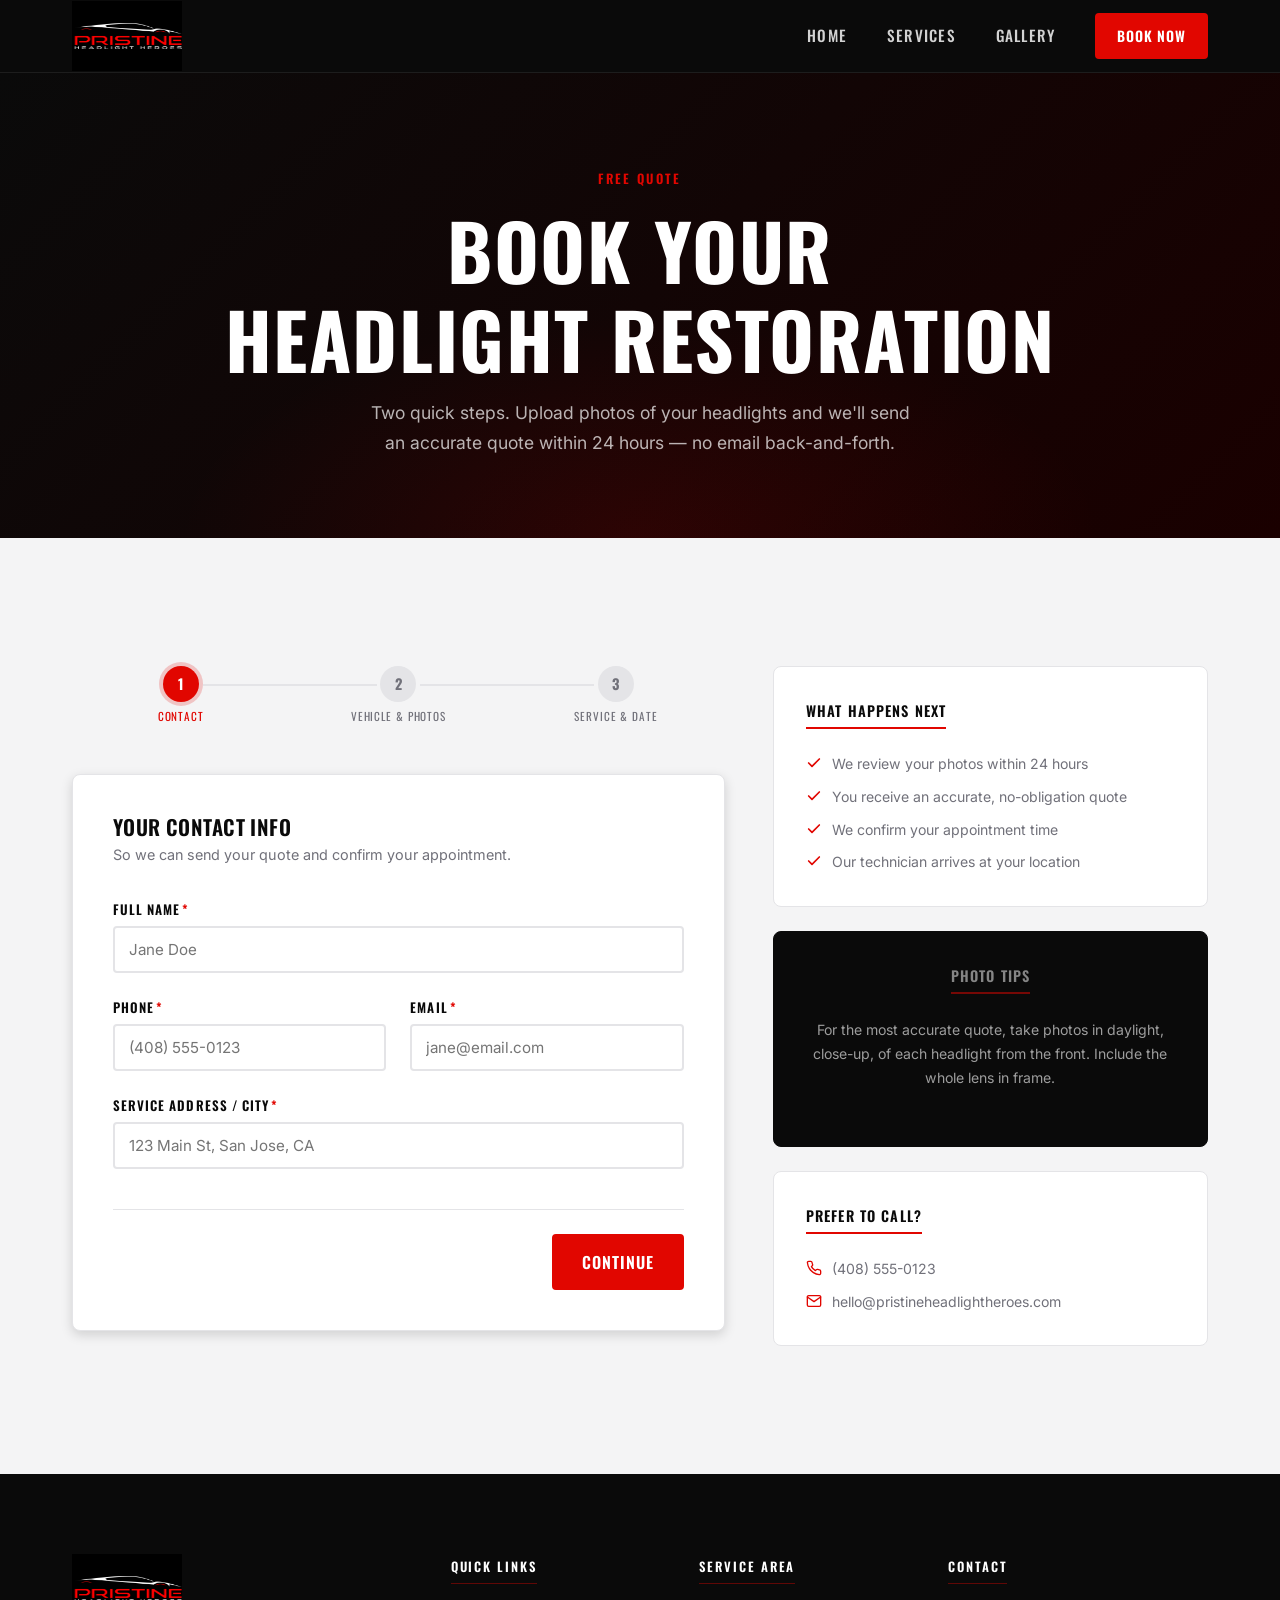
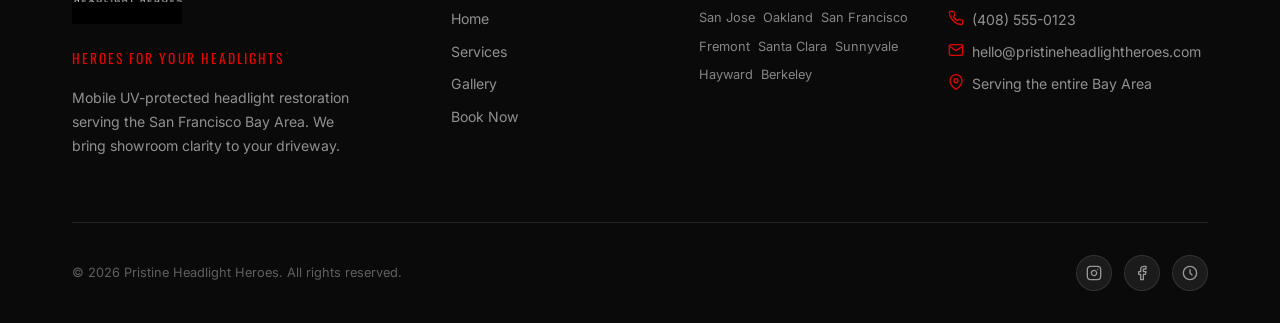
<file: booking.html>
<!DOCTYPE html>
<html lang="en">
<head>
  <meta charset="UTF-8">
  <meta name="viewport" content="width=device-width, initial-scale=1.0">

  <!-- ============================================================
       SEO META — editable
       ============================================================ -->
  <title>Book Mobile Headlight Restoration | Free Photo Quote | Bay Area</title>
  <meta name="description" content="Book your mobile headlight restoration in the Bay Area. Upload photos of your headlights, get an accurate quote within 24 hours. We come to you in San Jose, Oakland, San Francisco.">
  <meta name="keywords" content="book headlight restoration, mobile headlight quote Bay Area, headlight repair appointment San Jose, foggy headlight quote Oakland">
  <meta name="robots" content="index, follow">

  <meta property="og:type" content="website">
  <meta property="og:title" content="Book Your Restoration — Pristine Headlight Heroes">
  <meta property="og:description" content="Upload headlight photos and get your free quote within 24 hours.">
  <meta property="og:image" content="assets/ChatGPT_Image_Jun_23,_2026_at_02_56_03_PM.png">

  <link rel="icon" type="image/png" href="assets/logo.png">
  <link rel="stylesheet" href="css/style.css">
</head>
<body>

  <!-- ============================================================
       HEADER / NAV
       ============================================================ -->
  <header class="site-header">
    <div class="header-inner">
      <a href="index.html" class="logo-link">
        <img src="assets/logo.png" alt="Pristine Headlight Heroes logo">
      </a>
      <nav class="nav-desktop">
        <a href="index.html" class="nav-link">Home</a>
        <a href="services.html" class="nav-link">Services</a>
        <a href="gallery.html" class="nav-link">Gallery</a>
        <a href="booking.html" class="btn btn-primary btn-sm">Book Now</a>
      </nav>
      <button class="nav-toggle" aria-label="Toggle menu" aria-expanded="false">
        <span></span><span></span><span></span>
      </button>
    </div>
    <nav class="nav-mobile">
      <a href="index.html" class="nav-link">Home</a>
      <a href="services.html" class="nav-link">Services</a>
      <a href="gallery.html" class="nav-link">Gallery</a>
      <a href="booking.html" class="btn btn-primary">Book Now</a>
    </nav>
  </header>

  <!-- ============================================================
       PAGE HERO
       ============================================================ -->
  <section class="page-hero">
    <div class="container" style="position:relative;z-index:2;">
      <span class="section-label" style="color:var(--red);">Free Quote</span>
      <h1>Book Your<br>Headlight Restoration</h1>
      <p>Two quick steps. Upload photos of your headlights and we'll send an accurate quote within 24 hours — no email back-and-forth.</p>
    </div>
  </section>

  <!-- ============================================================
       BOOKING SECTION — editable: form fields
       ============================================================ -->
  <section class="booking-section section-pad">
    <div class="container">
      <div class="booking-layout">

        <!-- Form column -->
        <div>
          <!-- Step progress -->
          <div class="step-progress">
            <div class="step-item active">
              <div class="step-circle">1</div>
              <div class="step-label">Contact</div>
            </div>
            <div class="step-item">
              <div class="step-circle">2</div>
              <div class="step-label">Vehicle & Photos</div>
            </div>
            <div class="step-item">
              <div class="step-circle">3</div>
              <div class="step-label">Service & Date</div>
            </div>
          </div>

          <!-- ============================================================
               FORM — multi-step
               BACKEND NOTE: see js/main.js submit handler for wiring
               ============================================================ -->
          <form id="booking-form" class="form-card" novalidate>

            <!-- STEP 1: Contact info -->
            <div class="form-step active">
              <h3>Your Contact Info</h3>
              <p class="step-desc">So we can send your quote and confirm your appointment.</p>

              <div class="form-group">
                <label for="name">Full Name<span class="req">*</span></label>
                <input type="text" id="name" name="name" class="form-control" placeholder="Jane Doe" required>
                <span class="field-error">Please enter your name.</span>
              </div>

              <div class="form-row">
                <div class="form-group">
                  <label for="phone">Phone<span class="req">*</span></label>
                  <input type="tel" id="phone" name="phone" class="form-control" placeholder="(408) 555-0123" required>
                  <span class="field-error">Please enter a valid phone number.</span>
                </div>
                <div class="form-group">
                  <label for="email">Email<span class="req">*</span></label>
                  <input type="email" id="email" name="email" class="form-control" placeholder="jane@email.com" required>
                  <span class="field-error">Please enter a valid email address.</span>
                </div>
              </div>

              <div class="form-group">
                <label for="address">Service Address / City<span class="req">*</span></label>
                <input type="text" id="address" name="address" class="form-control" placeholder="123 Main St, San Jose, CA" required>
                <span class="field-error">Please enter your service address.</span>
              </div>

              <div class="form-nav">
                <div class="form-nav-left"></div>
                <div class="form-nav-right">
                  <button type="button" class="btn btn-primary" data-next>Continue</button>
                </div>
              </div>
            </div>

            <!-- STEP 2: Vehicle + photos -->
            <div class="form-step">
              <h3>Vehicle & Headlight Photos</h3>
              <p class="step-desc">Tell us what you drive and upload a few phone photos of your headlights.</p>

              <div class="form-row">
                <div class="form-group">
                  <label for="vehicle-make">Vehicle Make<span class="req">*</span></label>
                  <input type="text" id="vehicle-make" name="vehicle_make" class="form-control" placeholder="Honda" required>
                  <span class="field-error">Please enter the make.</span>
                </div>
                <div class="form-group">
                  <label for="vehicle-model">Model<span class="req">*</span></label>
                  <input type="text" id="vehicle-model" name="vehicle_model" class="form-control" placeholder="Civic" required>
                  <span class="field-error">Please enter the model.</span>
                </div>
              </div>

              <div class="form-group">
                <label for="vehicle-year">Year<span class="req">*</span></label>
                <input type="number" id="vehicle-year" name="vehicle_year" class="form-control" placeholder="2018" min="1980" max="2026" required>
                <span class="field-error">Please enter the year.</span>
              </div>

              <!-- Photo upload -->
              <div class="form-group">
                <label>Headlight Photos<span class="req">*</span></label>
                <div class="upload-zone" id="upload-zone">
                  <input type="file" id="headlight-photos" name="headlight_photos" accept="image/jpeg,image/png,image/heic,image/heif" multiple>
                  <div class="upload-icon">
                    <svg xmlns="http://www.w3.org/2000/svg" viewBox="0 0 24 24" fill="none" stroke="currentColor" stroke-width="2" stroke-linecap="round" stroke-linejoin="round"><path d="M21 15v4a2 2 0 0 1-2 2H5a2 2 0 0 1-2-2v-4"/><polyline points="17 8 12 3 7 8"/><line x1="12" y1="3" x2="12" y2="15"/></svg>
                  </div>
                  <p><strong>Drag & drop</strong> or click to upload</p>
                  <p class="upload-hint">JPG, PNG, or HEIC — up to 10MB each. Multiple files OK.</p>
                </div>
                <div class="preview-grid" id="preview-grid"></div>
              </div>

              <div class="form-nav">
                <div class="form-nav-left">
                  <button type="button" class="btn btn-outline-red" data-prev>Back</button>
                </div>
                <div class="form-nav-right">
                  <button type="button" class="btn btn-primary" data-next>Continue</button>
                </div>
              </div>
            </div>

            <!-- STEP 3: Service + date -->
            <div class="form-step">
              <h3>Service & Scheduling</h3>
              <p class="step-desc">Pick your service and a preferred appointment time.</p>

              <div class="form-group">
                <label>Service Selection<span class="req">*</span></label>
                <div class="service-options">
                  <div class="service-option">
                    <input type="radio" id="service-restoration" name="service_type" value="Restoration Only" required>
                    <label for="service-restoration" class="service-option-label">
                      <strong>Restoration Only</strong>
                      <span>Single or pair, basic UV sealant</span>
                    </label>
                  </div>
                  <div class="service-option">
                    <input type="radio" id="service-uv" name="service_type" value="Restoration + UV Coating" required>
                    <label for="service-uv" class="service-option-label">
                      <strong>Restoration + UV Coating</strong>
                      <span>Premium ceramic UV protection</span>
                    </label>
                  </div>
                </div>
                <span class="field-error">Please select a service.</span>
              </div>

              <div class="form-group">
                <label>Single or Pair<span class="req">*</span></label>
                <div class="service-options">
                  <div class="service-option">
                    <input type="radio" id="qty-single" name="quantity" value="Single Headlight" required>
                    <label for="qty-single" class="service-option-label">
                      <strong>Single Headlight</strong>
                      <span>One lens restored</span>
                    </label>
                  </div>
                  <div class="service-option">
                    <input type="radio" id="qty-pair" name="quantity" value="Headlight Pair" required>
                    <label for="qty-pair" class="service-option-label">
                      <strong>Headlight Pair</strong>
                      <span>Both lenses restored — most popular</span>
                    </label>
                  </div>
                </div>
                <span class="field-error">Please choose single or pair.</span>
              </div>

              <div class="form-row">
                <div class="form-group">
                  <label for="preferred-date">Preferred Date<span class="req">*</span></label>
                  <input type="date" id="preferred-date" name="preferred_date" class="form-control" required>
                  <span class="field-error">Please pick a date.</span>
                </div>
                <div class="form-group">
                  <label for="preferred-time">Preferred Time<span class="req">*</span></label>
                  <select id="preferred-time" name="preferred_time" class="form-control" required>
                    <option value="">Select a window</option>
                    <option value="8:00 AM - 10:00 AM">8:00 AM - 10:00 AM</option>
                    <option value="10:00 AM - 12:00 PM">10:00 AM - 12:00 PM</option>
                    <option value="12:00 PM - 2:00 PM">12:00 PM - 2:00 PM</option>
                    <option value="2:00 PM - 4:00 PM">2:00 PM - 4:00 PM</option>
                    <option value="4:00 PM - 6:00 PM">4:00 PM - 6:00 PM</option>
                  </select>
                  <span class="field-error">Please pick a time.</span>
                </div>
              </div>

              <div class="form-group">
                <label for="notes">Additional Notes</label>
                <textarea id="notes" name="notes" class="form-control" placeholder="Anything we should know? Parking access, gate codes, specific concerns..."></textarea>
              </div>

              <div class="form-nav">
                <div class="form-nav-left">
                  <button type="button" class="btn btn-outline-red" data-prev>Back</button>
                </div>
                <div class="form-nav-right">
                  <button type="submit" class="btn btn-primary btn-lg">Submit For Quote</button>
                </div>
              </div>
            </div>

          </form>

          <!-- Success message -->
          <div class="form-card form-success">
            <div class="success-icon">
              <svg xmlns="http://www.w3.org/2000/svg" viewBox="0 0 24 24" fill="none" stroke="currentColor" stroke-width="2.5" stroke-linecap="round" stroke-linejoin="round"><polyline points="20 6 9 17 4 12"/></svg>
            </div>
            <h3>Request Received</h3>
            <p>Thanks for choosing Pristine Headlight Heroes. We'll review your photos and send an accurate quote within 24 hours. Keep an eye on your email and phone.</p>
          </div>
        </div>

        <!-- Sidebar -->
        <aside class="booking-sidebar">
          <div class="sidebar-card">
            <h4>What Happens Next</h4>
            <ul>
              <li>
                <svg xmlns="http://www.w3.org/2000/svg" viewBox="0 0 24 24" fill="none" stroke="currentColor" stroke-width="2.5" stroke-linecap="round" stroke-linejoin="round"><polyline points="20 6 9 17 4 12"/></svg>
                We review your photos within 24 hours
              </li>
              <li>
                <svg xmlns="http://www.w3.org/2000/svg" viewBox="0 0 24 24" fill="none" stroke="currentColor" stroke-width="2.5" stroke-linecap="round" stroke-linejoin="round"><polyline points="20 6 9 17 4 12"/></svg>
                You receive an accurate, no-obligation quote
              </li>
              <li>
                <svg xmlns="http://www.w3.org/2000/svg" viewBox="0 0 24 24" fill="none" stroke="currentColor" stroke-width="2.5" stroke-linecap="round" stroke-linejoin="round"><polyline points="20 6 9 17 4 12"/></svg>
                We confirm your appointment time
              </li>
              <li>
                <svg xmlns="http://www.w3.org/2000/svg" viewBox="0 0 24 24" fill="none" stroke="currentColor" stroke-width="2.5" stroke-linecap="round" stroke-linejoin="round"><polyline points="20 6 9 17 4 12"/></svg>
                Our technician arrives at your location
              </li>
            </ul>
          </div>

          <div class="sidebar-card sidebar-quote">
            <h4>Photo Tips</h4>
            <p>For the most accurate quote, take photos in daylight, close-up, of each headlight from the front. Include the whole lens in frame.</p>
          </div>

          <div class="sidebar-card">
            <h4>Prefer To Call?</h4>
            <ul>
              <li>
                <svg xmlns="http://www.w3.org/2000/svg" viewBox="0 0 24 24" fill="none" stroke="currentColor" stroke-width="2" stroke-linecap="round" stroke-linejoin="round"><path d="M22 16.92v3a2 2 0 0 1-2.18 2 19.79 19.79 0 0 1-8.63-3.07 19.5 19.5 0 0 1-6-6 19.79 19.79 0 0 1-3.07-8.67A2 2 0 0 1 4.11 2h3a2 2 0 0 1 2 1.72 12.84 12.84 0 0 0 .7 2.81 2 2 0 0 1-.45 2.11L8.09 9.91a16 16 0 0 0 6 6l1.27-1.27a2 2 0 0 1 2.11-.45 12.84 12.84 0 0 0 2.81.7A2 2 0 0 1 22 16.92z"/></svg>
                (408) 555-0123
              </li>
              <li>
                <svg xmlns="http://www.w3.org/2000/svg" viewBox="0 0 24 24" fill="none" stroke="currentColor" stroke-width="2" stroke-linecap="round" stroke-linejoin="round"><path d="M4 4h16c1.1 0 2 .9 2 2v12c0 1.1-.9 2-2 2H4c-1.1 0-2-.9-2-2V6c0-1.1.9-2 2-2z"/><polyline points="22,6 12,13 2,6"/></svg>
                hello@pristineheadlightheroes.com
              </li>
            </ul>
          </div>
        </aside>

      </div>
    </div>
  </section>

  <!-- ============================================================
       FOOTER
       ============================================================ -->
  <footer class="site-footer">
    <div class="container">
      <div class="footer-grid">
        <div class="footer-brand">
          <a href="index.html" class="logo-link">
            <img src="assets/logo.png" alt="Pristine Headlight Heroes logo">
          </a>
          <div class="footer-slogan">Heroes For Your Headlights</div>
          <p>Mobile UV-protected headlight restoration serving the San Francisco Bay Area. We bring showroom clarity to your driveway.</p>
        </div>
        <div class="footer-col">
          <h4>Quick Links</h4>
          <div class="footer-links">
            <a href="index.html">Home</a>
            <a href="services.html">Services</a>
            <a href="gallery.html">Gallery</a>
            <a href="booking.html">Book Now</a>
          </div>
        </div>
        <div class="footer-col">
          <h4>Service Area</h4>
          <div class="footer-cities">
            <a href="#" class="footer-city">San Jose</a>
            <a href="#" class="footer-city">Oakland</a>
            <a href="#" class="footer-city">San Francisco</a>
            <a href="#" class="footer-city">Fremont</a>
            <a href="#" class="footer-city">Santa Clara</a>
            <a href="#" class="footer-city">Sunnyvale</a>
            <a href="#" class="footer-city">Hayward</a>
            <a href="#" class="footer-city">Berkeley</a>
          </div>
        </div>
        <div class="footer-col footer-contact">
          <h4>Contact</h4>
          <p>
            <svg xmlns="http://www.w3.org/2000/svg" width="16" height="16" viewBox="0 0 24 24" fill="none" stroke="currentColor" stroke-width="2" stroke-linecap="round" stroke-linejoin="round"><path d="M22 16.92v3a2 2 0 0 1-2.18 2 19.79 19.79 0 0 1-8.63-3.07 19.5 19.5 0 0 1-6-6 19.79 19.79 0 0 1-3.07-8.67A2 2 0 0 1 4.11 2h3a2 2 0 0 1 2 1.72 12.84 12.84 0 0 0 .7 2.81 2 2 0 0 1-.45 2.11L8.09 9.91a16 16 0 0 0 6 6l1.27-1.27a2 2 0 0 1 2.11-.45 12.84 12.84 0 0 0 2.81.7A2 2 0 0 1 22 16.92z"/></svg>
            (408) 555-0123
          </p>
          <p>
            <svg xmlns="http://www.w3.org/2000/svg" width="16" height="16" viewBox="0 0 24 24" fill="none" stroke="currentColor" stroke-width="2" stroke-linecap="round" stroke-linejoin="round"><path d="M4 4h16c1.1 0 2 .9 2 2v12c0 1.1-.9 2-2 2H4c-1.1 0-2-.9-2-2V6c0-1.1.9-2 2-2z"/><polyline points="22,6 12,13 2,6"/></svg>
            hello@pristineheadlightheroes.com
          </p>
          <p>
            <svg xmlns="http://www.w3.org/2000/svg" width="16" height="16" viewBox="0 0 24 24" fill="none" stroke="currentColor" stroke-width="2" stroke-linecap="round" stroke-linejoin="round"><path d="M21 10c0 7-9 13-9 13s-9-6-9-13a9 9 0 0 1 18 0z"/><circle cx="12" cy="10" r="3"/></svg>
            Serving the entire Bay Area
          </p>
        </div>
      </div>
      <div class="footer-bottom">
        <p>&copy; 2026 Pristine Headlight Heroes. All rights reserved.</p>
        <div class="social-links">
          <a href="#" class="social-link" aria-label="Instagram">
            <svg xmlns="http://www.w3.org/2000/svg" viewBox="0 0 24 24" fill="none" stroke="currentColor" stroke-width="2" stroke-linecap="round" stroke-linejoin="round"><rect x="2" y="2" width="20" height="20" rx="5" ry="5"/><path d="M16 11.37A4 4 0 1 1 12.63 8 4 4 0 0 1 16 11.37z"/><line x1="17.5" y1="6.5" x2="17.51" y2="6.5"/></svg>
          </a>
          <a href="#" class="social-link" aria-label="Facebook">
            <svg xmlns="http://www.w3.org/2000/svg" viewBox="0 0 24 24" fill="none" stroke="currentColor" stroke-width="2" stroke-linecap="round" stroke-linejoin="round"><path d="M18 2h-3a5 5 0 0 0-5 5v3H7v4h3v8h4v-8h3l1-4h-4V7a1 1 0 0 1 1-1h3z"/></svg>
          </a>
          <a href="#" class="social-link" aria-label="Yelp">
            <svg xmlns="http://www.w3.org/2000/svg" viewBox="0 0 24 24" fill="none" stroke="currentColor" stroke-width="2" stroke-linecap="round" stroke-linejoin="round"><path d="M12 2a10 10 0 1 0 10 10A10 10 0 0 0 12 2z"/><path d="M12 7v5l3 3"/></svg>
          </a>
        </div>
      </div>
    </div>
  </footer>

  <script src="js/main.js"></script>
</body>
</html>
</file>
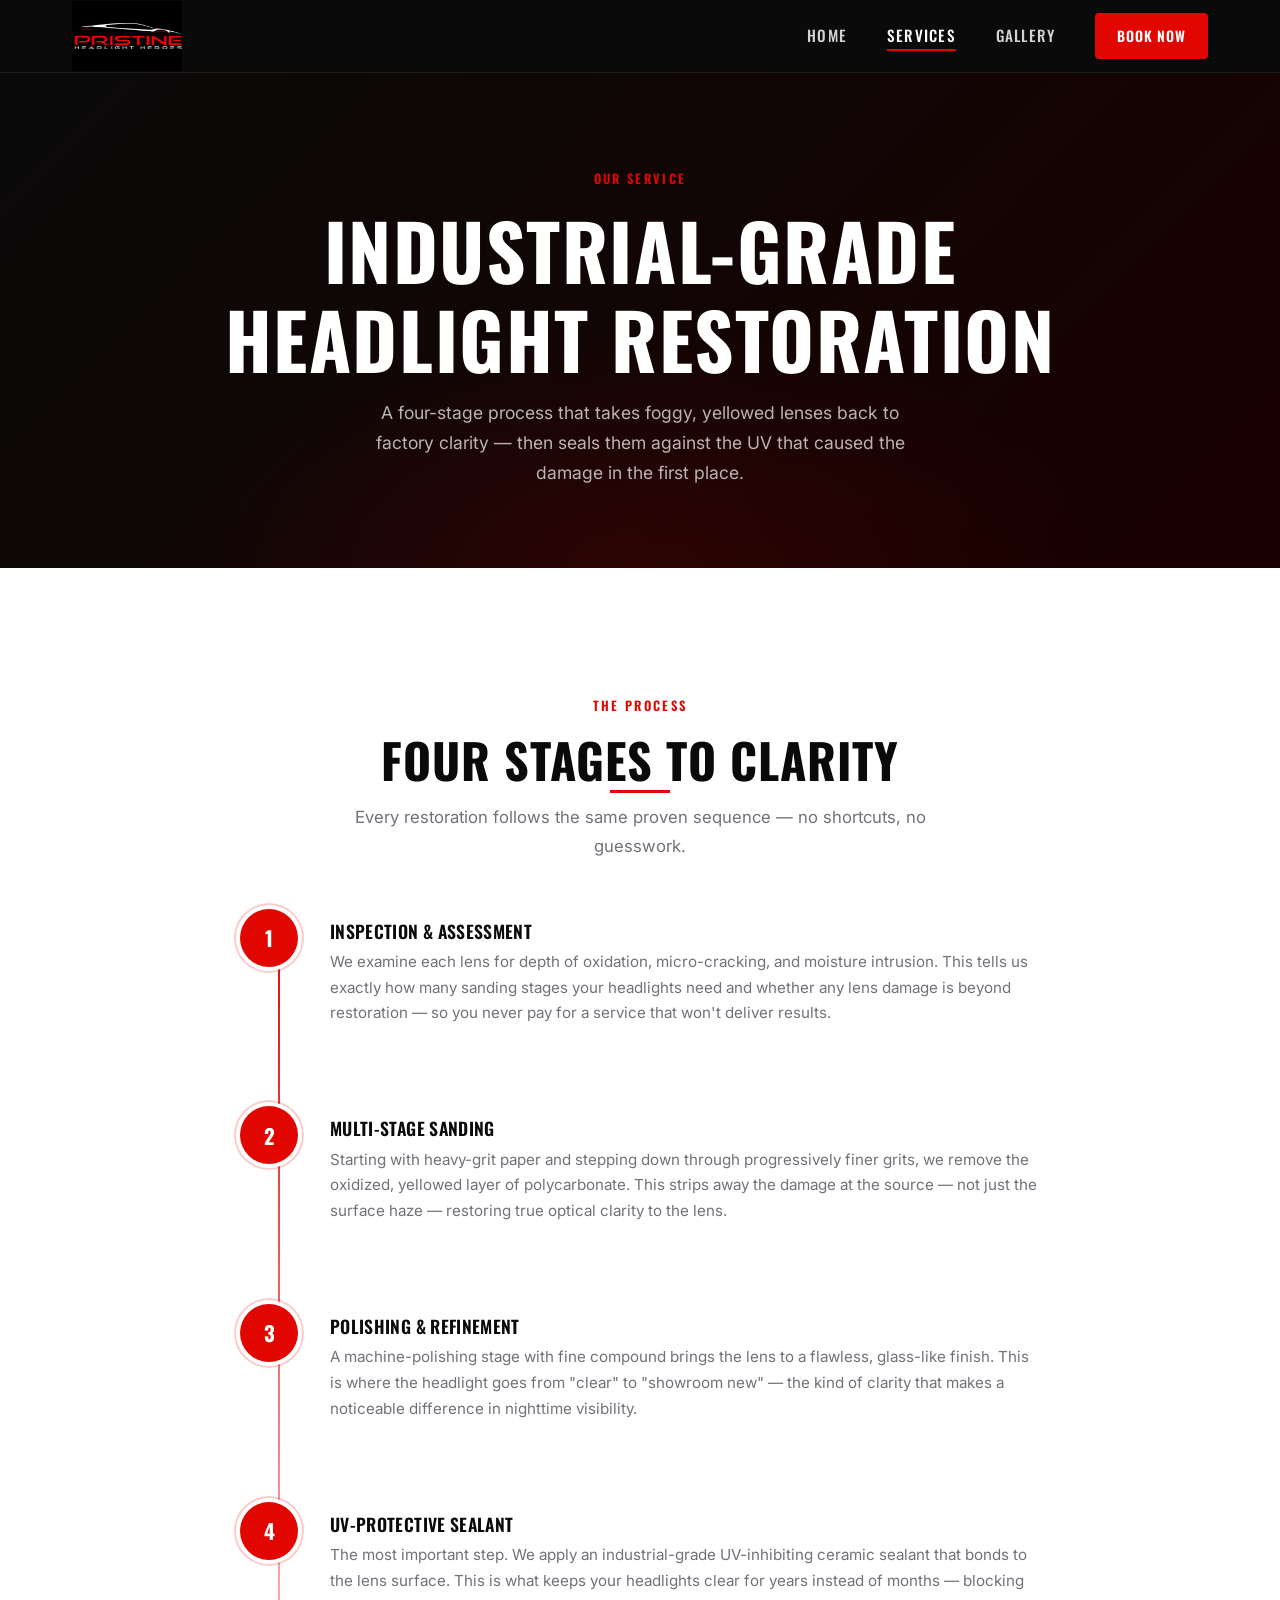
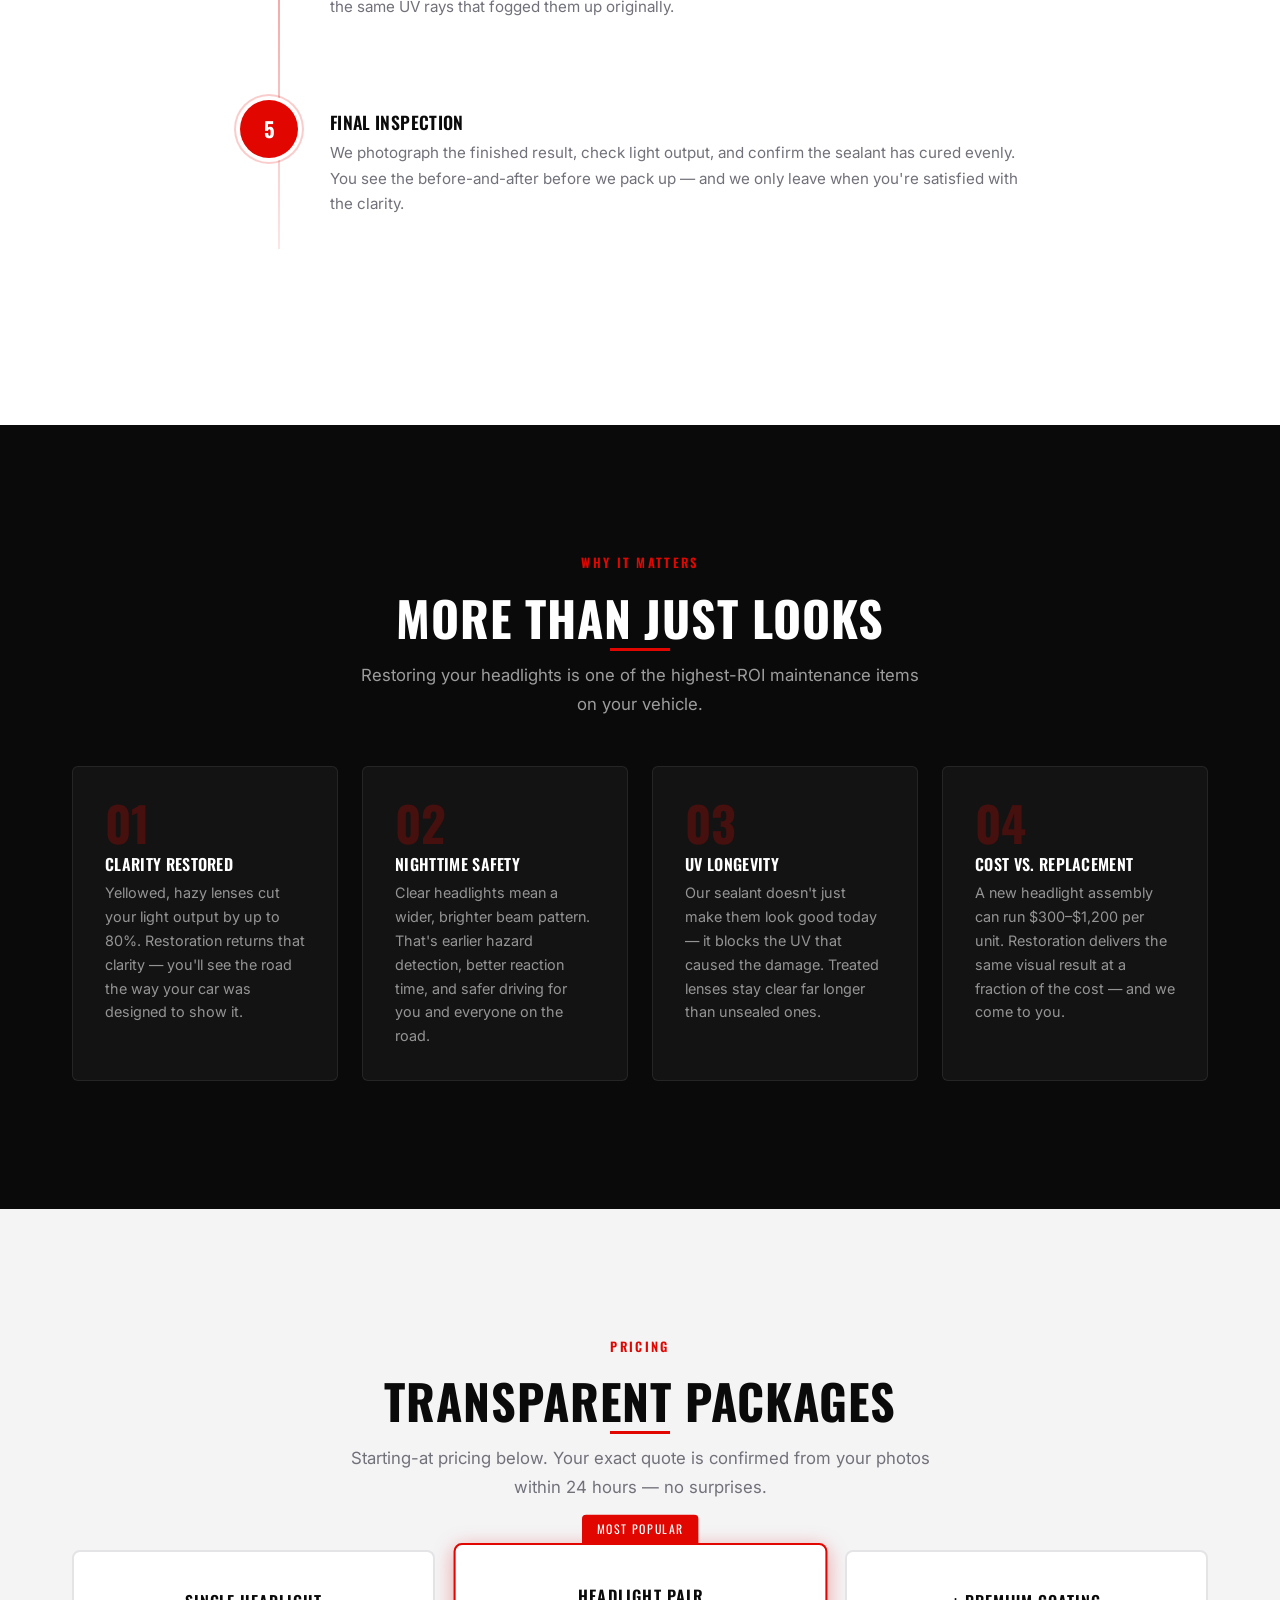
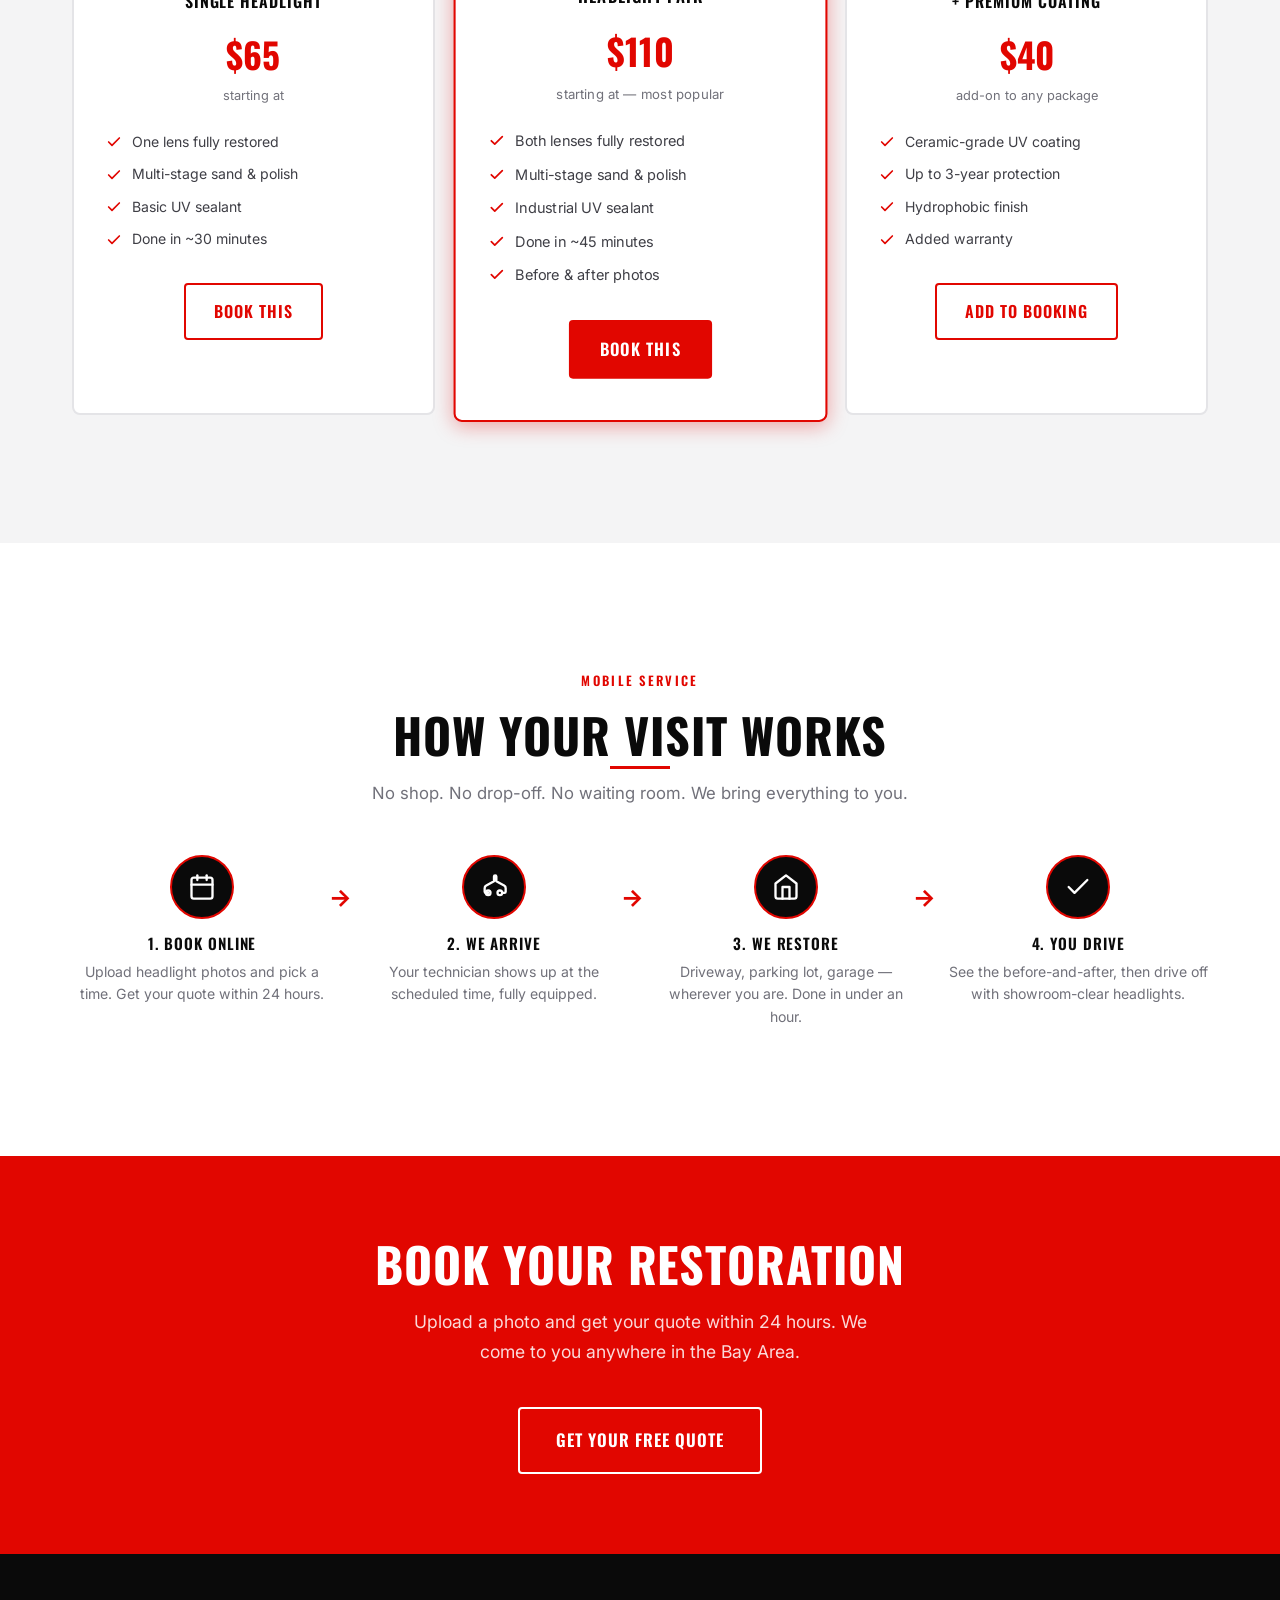
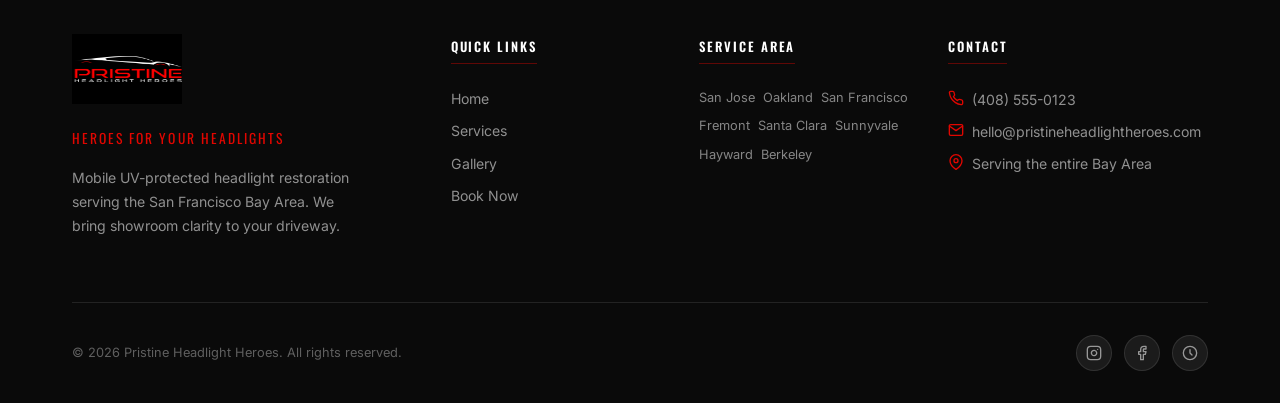
<file: services.html>
<!DOCTYPE html>
<html lang="en">
<head>
  <meta charset="UTF-8">
  <meta name="viewport" content="width=device-width, initial-scale=1.0">

  <!-- ============================================================
       SEO META — editable
       ============================================================ -->
  <title>Headlight Restoration Process & Pricing | Pristine Headlight Heroes</title>
  <meta name="description" content="Our mobile headlight restoration process: inspection, sanding, polishing, and UV-protective sealant. Bay Area pricing packages. Done in your driveway in under an hour.">
  <meta name="keywords" content="headlight restoration process, UV headlight protection San Francisco, mobile headlight restoration Bay Area, headlight repair cost, headlight polishing service">
  <meta name="robots" content="index, follow">

  <meta property="og:type" content="website">
  <meta property="og:title" content="Our Restoration Process — Pristine Headlight Heroes">
  <meta property="og:description" content="Industrial-grade, UV-protected headlight restoration. See our process, benefits, and pricing.">
  <meta property="og:image" content="assets/ChatGPT_Image_Jun_23,_2026_at_02_56_03_PM.png">

  <link rel="icon" type="image/png" href="assets/logo.png">
  <link rel="stylesheet" href="css/style.css">
</head>
<body>

  <!-- ============================================================
       HEADER / NAV
       ============================================================ -->
  <header class="site-header">
    <div class="header-inner">
      <a href="index.html" class="logo-link">
        <img src="assets/logo.png" alt="Pristine Headlight Heroes logo">
      </a>
      <nav class="nav-desktop">
        <a href="index.html" class="nav-link">Home</a>
        <a href="services.html" class="nav-link">Services</a>
        <a href="gallery.html" class="nav-link">Gallery</a>
        <a href="booking.html" class="btn btn-primary btn-sm">Book Now</a>
      </nav>
      <button class="nav-toggle" aria-label="Toggle menu" aria-expanded="false">
        <span></span><span></span><span></span>
      </button>
    </div>
    <nav class="nav-mobile">
      <a href="index.html" class="nav-link">Home</a>
      <a href="services.html" class="nav-link">Services</a>
      <a href="gallery.html" class="nav-link">Gallery</a>
      <a href="booking.html" class="btn btn-primary">Book Now</a>
    </nav>
  </header>

  <!-- ============================================================
       PAGE HERO
       ============================================================ -->
  <section class="page-hero">
    <div class="container" style="position:relative;z-index:2;">
      <span class="section-label" style="color:var(--red);">Our Service</span>
      <h1>Industrial-Grade<br>Headlight Restoration</h1>
      <p>A four-stage process that takes foggy, yellowed lenses back to factory clarity — then seals them against the UV that caused the damage in the first place.</p>
    </div>
  </section>

  <!-- ============================================================
       PROCESS TIMELINE — editable: steps
       ============================================================ -->
  <section class="process-section section-pad">
    <div class="container">
      <div class="section-heading text-center reveal">
        <span class="section-label">The Process</span>
        <h2 class="red-underline">Four Stages To Clarity</h2>
        <p>Every restoration follows the same proven sequence — no shortcuts, no guesswork.</p>
      </div>

      <div class="timeline">
        <div class="timeline-item reveal">
          <div class="timeline-step">1</div>
          <div class="timeline-body">
            <h3>Inspection & Assessment</h3>
            <p>We examine each lens for depth of oxidation, micro-cracking, and moisture intrusion. This tells us exactly how many sanding stages your headlights need and whether any lens damage is beyond restoration — so you never pay for a service that won't deliver results.</p>
          </div>
        </div>

        <div class="timeline-item reveal reveal-delay-1">
          <div class="timeline-step">2</div>
          <div class="timeline-body">
            <h3>Multi-Stage Sanding</h3>
            <p>Starting with heavy-grit paper and stepping down through progressively finer grits, we remove the oxidized, yellowed layer of polycarbonate. This strips away the damage at the source — not just the surface haze — restoring true optical clarity to the lens.</p>
          </div>
        </div>

        <div class="timeline-item reveal reveal-delay-2">
          <div class="timeline-step">3</div>
          <div class="timeline-body">
            <h3>Polishing & Refinement</h3>
            <p>A machine-polishing stage with fine compound brings the lens to a flawless, glass-like finish. This is where the headlight goes from "clear" to "showroom new" — the kind of clarity that makes a noticeable difference in nighttime visibility.</p>
          </div>
        </div>

        <div class="timeline-item reveal reveal-delay-3">
          <div class="timeline-step">4</div>
          <div class="timeline-body">
            <h3>UV-Protective Sealant</h3>
            <p>The most important step. We apply an industrial-grade UV-inhibiting ceramic sealant that bonds to the lens surface. This is what keeps your headlights clear for years instead of months — blocking the same UV rays that fogged them up originally.</p>
          </div>
        </div>

        <div class="timeline-item reveal">
          <div class="timeline-step">5</div>
          <div class="timeline-body">
            <h3>Final Inspection</h3>
            <p>We photograph the finished result, check light output, and confirm the sealant has cured evenly. You see the before-and-after before we pack up — and we only leave when you're satisfied with the clarity.</p>
          </div>
        </div>
      </div>
    </div>
  </section>

  <!-- ============================================================
       BENEFITS SECTION — editable
       ============================================================ -->
  <section class="benefits-section section-pad">
    <div class="container">
      <div class="section-heading text-center reveal">
        <span class="section-label">Why It Matters</span>
        <h2 class="red-underline">More Than Just Looks</h2>
        <p>Restoring your headlights is one of the highest-ROI maintenance items on your vehicle.</p>
      </div>

      <div class="grid-4">
        <div class="benefit-card reveal">
          <div class="benefit-num">01</div>
          <h3>Clarity Restored</h3>
          <p>Yellowed, hazy lenses cut your light output by up to 80%. Restoration returns that clarity — you'll see the road the way your car was designed to show it.</p>
        </div>

        <div class="benefit-card reveal reveal-delay-1">
          <div class="benefit-num">02</div>
          <h3>Nighttime Safety</h3>
          <p>Clear headlights mean a wider, brighter beam pattern. That's earlier hazard detection, better reaction time, and safer driving for you and everyone on the road.</p>
        </div>

        <div class="benefit-card reveal reveal-delay-2">
          <div class="benefit-num">03</div>
          <h3>UV Longevity</h3>
          <p>Our sealant doesn't just make them look good today — it blocks the UV that caused the damage. Treated lenses stay clear far longer than unsealed ones.</p>
        </div>

        <div class="benefit-card reveal reveal-delay-3">
          <div class="benefit-num">04</div>
          <h3>Cost vs. Replacement</h3>
          <p>A new headlight assembly can run $300–$1,200 per unit. Restoration delivers the same visual result at a fraction of the cost — and we come to you.</p>
        </div>
      </div>
    </div>
  </section>

  <!-- ============================================================
       PRICING / PACKAGES — editable: prices + features
       ============================================================ -->
  <section class="pricing-section section-pad">
    <div class="container">
      <div class="section-heading text-center reveal">
        <span class="section-label">Pricing</span>
        <h2 class="red-underline">Transparent Packages</h2>
        <p>Starting-at pricing below. Your exact quote is confirmed from your photos within 24 hours — no surprises.</p>
      </div>

      <div class="pricing-grid">
        <!-- Single -->
        <div class="price-card reveal">
          <h3>Single Headlight</h3>
          <div class="price-amount">$65</div>
          <div class="price-note">starting at</div>
          <div class="price-features">
            <div class="price-feature">
              <svg xmlns="http://www.w3.org/2000/svg" viewBox="0 0 24 24" fill="none" stroke="currentColor" stroke-width="2.5" stroke-linecap="round" stroke-linejoin="round"><polyline points="20 6 9 17 4 12"/></svg>
              One lens fully restored
            </div>
            <div class="price-feature">
              <svg xmlns="http://www.w3.org/2000/svg" viewBox="0 0 24 24" fill="none" stroke="currentColor" stroke-width="2.5" stroke-linecap="round" stroke-linejoin="round"><polyline points="20 6 9 17 4 12"/></svg>
              Multi-stage sand & polish
            </div>
            <div class="price-feature">
              <svg xmlns="http://www.w3.org/2000/svg" viewBox="0 0 24 24" fill="none" stroke="currentColor" stroke-width="2.5" stroke-linecap="round" stroke-linejoin="round"><polyline points="20 6 9 17 4 12"/></svg>
              Basic UV sealant
            </div>
            <div class="price-feature">
              <svg xmlns="http://www.w3.org/2000/svg" viewBox="0 0 24 24" fill="none" stroke="currentColor" stroke-width="2.5" stroke-linecap="round" stroke-linejoin="round"><polyline points="20 6 9 17 4 12"/></svg>
              Done in ~30 minutes
            </div>
          </div>
          <a href="booking.html" class="btn btn-outline-red">Book This</a>
        </div>

        <!-- Pair (featured) -->
        <div class="price-card featured reveal reveal-delay-1">
          <h3>Headlight Pair</h3>
          <div class="price-amount">$110</div>
          <div class="price-note">starting at — most popular</div>
          <div class="price-features">
            <div class="price-feature">
              <svg xmlns="http://www.w3.org/2000/svg" viewBox="0 0 24 24" fill="none" stroke="currentColor" stroke-width="2.5" stroke-linecap="round" stroke-linejoin="round"><polyline points="20 6 9 17 4 12"/></svg>
              Both lenses fully restored
            </div>
            <div class="price-feature">
              <svg xmlns="http://www.w3.org/2000/svg" viewBox="0 0 24 24" fill="none" stroke="currentColor" stroke-width="2.5" stroke-linecap="round" stroke-linejoin="round"><polyline points="20 6 9 17 4 12"/></svg>
              Multi-stage sand & polish
            </div>
            <div class="price-feature">
              <svg xmlns="http://www.w3.org/2000/svg" viewBox="0 0 24 24" fill="none" stroke="currentColor" stroke-width="2.5" stroke-linecap="round" stroke-linejoin="round"><polyline points="20 6 9 17 4 12"/></svg>
              Industrial UV sealant
            </div>
            <div class="price-feature">
              <svg xmlns="http://www.w3.org/2000/svg" viewBox="0 0 24 24" fill="none" stroke="currentColor" stroke-width="2.5" stroke-linecap="round" stroke-linejoin="round"><polyline points="20 6 9 17 4 12"/></svg>
              Done in ~45 minutes
            </div>
            <div class="price-feature">
              <svg xmlns="http://www.w3.org/2000/svg" viewBox="0 0 24 24" fill="none" stroke="currentColor" stroke-width="2.5" stroke-linecap="round" stroke-linejoin="round"><polyline points="20 6 9 17 4 12"/></svg>
              Before & after photos
            </div>
          </div>
          <a href="booking.html" class="btn btn-primary">Book This</a>
        </div>

        <!-- Add-on coating -->
        <div class="price-card reveal reveal-delay-2">
          <h3>+ Premium Coating</h3>
          <div class="price-amount">$40</div>
          <div class="price-note">add-on to any package</div>
          <div class="price-features">
            <div class="price-feature">
              <svg xmlns="http://www.w3.org/2000/svg" viewBox="0 0 24 24" fill="none" stroke="currentColor" stroke-width="2.5" stroke-linecap="round" stroke-linejoin="round"><polyline points="20 6 9 17 4 12"/></svg>
              Ceramic-grade UV coating
            </div>
            <div class="price-feature">
              <svg xmlns="http://www.w3.org/2000/svg" viewBox="0 0 24 24" fill="none" stroke="currentColor" stroke-width="2.5" stroke-linecap="round" stroke-linejoin="round"><polyline points="20 6 9 17 4 12"/></svg>
              Up to 3-year protection
            </div>
            <div class="price-feature">
              <svg xmlns="http://www.w3.org/2000/svg" viewBox="0 0 24 24" fill="none" stroke="currentColor" stroke-width="2.5" stroke-linecap="round" stroke-linejoin="round"><polyline points="20 6 9 17 4 12"/></svg>
              Hydrophobic finish
            </div>
            <div class="price-feature">
              <svg xmlns="http://www.w3.org/2000/svg" viewBox="0 0 24 24" fill="none" stroke="currentColor" stroke-width="2.5" stroke-linecap="round" stroke-linejoin="round"><polyline points="20 6 9 17 4 12"/></svg>
              Added warranty
            </div>
          </div>
          <a href="booking.html" class="btn btn-outline-red">Add To Booking</a>
        </div>
      </div>
    </div>
  </section>

  <!-- ============================================================
       HOW IT WORKS — mobile service explainer
       ============================================================ -->
  <section class="how-it-works section-pad">
    <div class="container">
      <div class="section-heading text-center reveal">
        <span class="section-label">Mobile Service</span>
        <h2 class="red-underline">How Your Visit Works</h2>
        <p>No shop. No drop-off. No waiting room. We bring everything to you.</p>
      </div>

      <div class="how-steps">
        <div class="how-step reveal">
          <div class="how-step-icon">
            <svg xmlns="http://www.w3.org/2000/svg" viewBox="0 0 24 24" fill="none" stroke="currentColor" stroke-width="2" stroke-linecap="round" stroke-linejoin="round"><rect x="3" y="4" width="18" height="18" rx="2" ry="2"/><line x1="16" y1="2" x2="16" y2="6"/><line x1="8" y1="2" x2="8" y2="6"/><line x1="3" y1="10" x2="21" y2="10"/></svg>
          </div>
          <h4>1. Book Online</h4>
          <p>Upload headlight photos and pick a time. Get your quote within 24 hours.</p>
        </div>

        <div class="how-step reveal reveal-delay-1">
          <div class="how-step-icon">
            <svg xmlns="http://www.w3.org/2000/svg" viewBox="0 0 24 24" fill="none" stroke="currentColor" stroke-width="2" stroke-linecap="round" stroke-linejoin="round"><path d="M19 17h2c.6 0 1-.4 1-1v-3c0-.9-.4-1.7-1-2l-7-4V3a1 1 0 0 0-2 0v4l-7 4c-.6.3-1 1.1-1 2v3c0 .6.4 1 1 1h2"/><circle cx="7" cy="17" r="2"/><circle cx="17" cy="17" r="2"/></svg>
          </div>
          <h4>2. We Arrive</h4>
          <p>Your technician shows up at the scheduled time, fully equipped.</p>
        </div>

        <div class="how-step reveal reveal-delay-2">
          <div class="how-step-icon">
            <svg xmlns="http://www.w3.org/2000/svg" viewBox="0 0 24 24" fill="none" stroke="currentColor" stroke-width="2" stroke-linecap="round" stroke-linejoin="round"><path d="M3 9l9-7 9 7v11a2 2 0 0 1-2 2H5a2 2 0 0 1-2-2z"/><polyline points="9 22 9 12 15 12 15 22"/></svg>
          </div>
          <h4>3. We Restore</h4>
          <p>Driveway, parking lot, garage — wherever you are. Done in under an hour.</p>
        </div>

        <div class="how-step reveal reveal-delay-3">
          <div class="how-step-icon">
            <svg xmlns="http://www.w3.org/2000/svg" viewBox="0 0 24 24" fill="none" stroke="currentColor" stroke-width="2" stroke-linecap="round" stroke-linejoin="round"><polyline points="20 6 9 17 4 12"/></svg>
          </div>
          <h4>4. You Drive</h4>
          <p>See the before-and-after, then drive off with showroom-clear headlights.</p>
        </div>
      </div>
    </div>
  </section>

  <!-- ============================================================
       CTA BANNER
       ============================================================ -->
  <section class="cta-banner">
    <div class="container reveal">
      <h2>Book Your Restoration</h2>
      <p>Upload a photo and get your quote within 24 hours. We come to you anywhere in the Bay Area.</p>
      <a href="booking.html" class="btn btn-outline btn-lg">Get Your Free Quote</a>
    </div>
  </section>

  <!-- ============================================================
       FOOTER
       ============================================================ -->
  <footer class="site-footer">
    <div class="container">
      <div class="footer-grid">
        <div class="footer-brand">
          <a href="index.html" class="logo-link">
            <img src="assets/logo.png" alt="Pristine Headlight Heroes logo">
          </a>
          <div class="footer-slogan">Heroes For Your Headlights</div>
          <p>Mobile UV-protected headlight restoration serving the San Francisco Bay Area. We bring showroom clarity to your driveway.</p>
        </div>
        <div class="footer-col">
          <h4>Quick Links</h4>
          <div class="footer-links">
            <a href="index.html">Home</a>
            <a href="services.html">Services</a>
            <a href="gallery.html">Gallery</a>
            <a href="booking.html">Book Now</a>
          </div>
        </div>
        <div class="footer-col">
          <h4>Service Area</h4>
          <div class="footer-cities">
            <a href="#" class="footer-city">San Jose</a>
            <a href="#" class="footer-city">Oakland</a>
            <a href="#" class="footer-city">San Francisco</a>
            <a href="#" class="footer-city">Fremont</a>
            <a href="#" class="footer-city">Santa Clara</a>
            <a href="#" class="footer-city">Sunnyvale</a>
            <a href="#" class="footer-city">Hayward</a>
            <a href="#" class="footer-city">Berkeley</a>
          </div>
        </div>
        <div class="footer-col footer-contact">
          <h4>Contact</h4>
          <p>
            <svg xmlns="http://www.w3.org/2000/svg" width="16" height="16" viewBox="0 0 24 24" fill="none" stroke="currentColor" stroke-width="2" stroke-linecap="round" stroke-linejoin="round"><path d="M22 16.92v3a2 2 0 0 1-2.18 2 19.79 19.79 0 0 1-8.63-3.07 19.5 19.5 0 0 1-6-6 19.79 19.79 0 0 1-3.07-8.67A2 2 0 0 1 4.11 2h3a2 2 0 0 1 2 1.72 12.84 12.84 0 0 0 .7 2.81 2 2 0 0 1-.45 2.11L8.09 9.91a16 16 0 0 0 6 6l1.27-1.27a2 2 0 0 1 2.11-.45 12.84 12.84 0 0 0 2.81.7A2 2 0 0 1 22 16.92z"/></svg>
            (408) 555-0123
          </p>
          <p>
            <svg xmlns="http://www.w3.org/2000/svg" width="16" height="16" viewBox="0 0 24 24" fill="none" stroke="currentColor" stroke-width="2" stroke-linecap="round" stroke-linejoin="round"><path d="M4 4h16c1.1 0 2 .9 2 2v12c0 1.1-.9 2-2 2H4c-1.1 0-2-.9-2-2V6c0-1.1.9-2 2-2z"/><polyline points="22,6 12,13 2,6"/></svg>
            hello@pristineheadlightheroes.com
          </p>
          <p>
            <svg xmlns="http://www.w3.org/2000/svg" width="16" height="16" viewBox="0 0 24 24" fill="none" stroke="currentColor" stroke-width="2" stroke-linecap="round" stroke-linejoin="round"><path d="M21 10c0 7-9 13-9 13s-9-6-9-13a9 9 0 0 1 18 0z"/><circle cx="12" cy="10" r="3"/></svg>
            Serving the entire Bay Area
          </p>
        </div>
      </div>
      <div class="footer-bottom">
        <p>&copy; 2026 Pristine Headlight Heroes. All rights reserved.</p>
        <div class="social-links">
          <a href="#" class="social-link" aria-label="Instagram">
            <svg xmlns="http://www.w3.org/2000/svg" viewBox="0 0 24 24" fill="none" stroke="currentColor" stroke-width="2" stroke-linecap="round" stroke-linejoin="round"><rect x="2" y="2" width="20" height="20" rx="5" ry="5"/><path d="M16 11.37A4 4 0 1 1 12.63 8 4 4 0 0 1 16 11.37z"/><line x1="17.5" y1="6.5" x2="17.51" y2="6.5"/></svg>
          </a>
          <a href="#" class="social-link" aria-label="Facebook">
            <svg xmlns="http://www.w3.org/2000/svg" viewBox="0 0 24 24" fill="none" stroke="currentColor" stroke-width="2" stroke-linecap="round" stroke-linejoin="round"><path d="M18 2h-3a5 5 0 0 0-5 5v3H7v4h3v8h4v-8h3l1-4h-4V7a1 1 0 0 1 1-1h3z"/></svg>
          </a>
          <a href="#" class="social-link" aria-label="Yelp">
            <svg xmlns="http://www.w3.org/2000/svg" viewBox="0 0 24 24" fill="none" stroke="currentColor" stroke-width="2" stroke-linecap="round" stroke-linejoin="round"><path d="M12 2a10 10 0 1 0 10 10A10 10 0 0 0 12 2z"/><path d="M12 7v5l3 3"/></svg>
          </a>
        </div>
      </div>
    </div>
  </footer>

  <div class="floating-cta">
    <a href="booking.html" class="floating-cta-btn">
      <svg xmlns="http://www.w3.org/2000/svg" width="18" height="18" viewBox="0 0 24 24" fill="none" stroke="currentColor" stroke-width="2.5" stroke-linecap="round" stroke-linejoin="round"><path d="M23 19a2 2 0 0 1-2 2H3a2 2 0 0 1-2-2V8a2 2 0 0 1 2-2h4l2-3h6l2 3h4a2 2 0 0 1 2 2z"/><circle cx="12" cy="13" r="4"/></svg>
      Get Quote
    </a>
  </div>

  <script src="js/main.js"></script>
</body>
</html>
</file>
<file: css/style.css>
/* ============================================================
   PRISTINE HEADLIGHT HEROES — Main Stylesheet
   Brand: Red #E10600 | Black #0A0A0A | White #FFFFFF | Gray #F4F4F5
   Fonts: Oswald (headings), Inter (body)
   ============================================================ */

/* === GOOGLE FONTS IMPORT === */
@import url('https://fonts.googleapis.com/css2?family=Oswald:wght@400;500;600;700&family=Inter:wght@300;400;500;600&display=swap');

/* === CSS CUSTOM PROPERTIES (Color System) === */
:root {
  /* Primary palette */
  --red: #E10600;
  --red-dark: #B80500;
  --red-light: #FF1A0F;
  --black: #0A0A0A;
  --black-soft: #111111;
  --black-mid: #1A1A1A;
  --white: #FFFFFF;
  --gray-light: #F4F4F5;
  --gray-mid: #E4E4E7;
  --gray-dark: #71717A;
  --gray-text: #3F3F46;

  /* Semantic */
  --success: #16A34A;
  --warning: #D97706;
  --error: #DC2626;

  /* Spacing (8px base) */
  --space-1: 8px;
  --space-2: 16px;
  --space-3: 24px;
  --space-4: 32px;
  --space-5: 40px;
  --space-6: 48px;
  --space-8: 64px;
  --space-10: 80px;
  --space-12: 96px;
  --space-16: 128px;

  /* Typography */
  --font-heading: 'Oswald', sans-serif;
  --font-body: 'Inter', sans-serif;

  /* Transitions */
  --transition: 0.25s ease;
  --transition-slow: 0.4s ease;

  /* Shadows */
  --shadow-sm: 0 1px 3px rgba(0,0,0,0.12), 0 1px 2px rgba(0,0,0,0.06);
  --shadow-md: 0 4px 12px rgba(0,0,0,0.15);
  --shadow-lg: 0 10px 30px rgba(0,0,0,0.2);
  --shadow-red: 0 4px 20px rgba(225, 6, 0, 0.35);
}

/* === RESET & BASE === */
*, *::before, *::after {
  box-sizing: border-box;
  margin: 0;
  padding: 0;
}

html {
  scroll-behavior: smooth;
  font-size: 16px;
}

body {
  font-family: var(--font-body);
  color: var(--gray-text);
  background: var(--white);
  line-height: 1.6;
  -webkit-font-smoothing: antialiased;
  overflow-x: hidden;
}

img {
  max-width: 100%;
  height: auto;
  display: block;
}

a {
  text-decoration: none;
  color: inherit;
}

ul { list-style: none; }

/* === TYPOGRAPHY === */
h1, h2, h3, h4, h5 {
  font-family: var(--font-heading);
  line-height: 1.15;
  letter-spacing: 0.02em;
  color: var(--black);
}

h1 { font-size: clamp(2.4rem, 6vw, 5rem); font-weight: 700; }
h2 { font-size: clamp(1.8rem, 4vw, 3rem); font-weight: 700; }
h3 { font-size: clamp(1.2rem, 2.5vw, 1.75rem); font-weight: 600; }
h4 { font-size: 1.1rem; font-weight: 600; }

p { line-height: 1.7; }

.text-red { color: var(--red); }
.text-white { color: var(--white); }
.text-gray { color: var(--gray-dark); }

.section-label {
  font-family: var(--font-heading);
  font-size: 0.8rem;
  font-weight: 600;
  letter-spacing: 0.18em;
  text-transform: uppercase;
  color: var(--red);
  display: block;
  margin-bottom: var(--space-2);
}

/* === LAYOUT UTILITIES === */
.container {
  width: 100%;
  max-width: 1200px;
  margin: 0 auto;
  padding: 0 var(--space-2);
}

@media (min-width: 768px) {
  .container { padding: 0 var(--space-4); }
}

.section-pad {
  padding: var(--space-10) 0;
}

@media (min-width: 768px) {
  .section-pad { padding: var(--space-16) 0; }
}

.grid-2 {
  display: grid;
  grid-template-columns: 1fr;
  gap: var(--space-4);
}
@media (min-width: 768px) {
  .grid-2 { grid-template-columns: 1fr 1fr; }
}

.grid-3 {
  display: grid;
  grid-template-columns: 1fr;
  gap: var(--space-3);
}
@media (min-width: 640px) {
  .grid-3 { grid-template-columns: 1fr 1fr; }
}
@media (min-width: 1024px) {
  .grid-3 { grid-template-columns: 1fr 1fr 1fr; }
}

.grid-4 {
  display: grid;
  grid-template-columns: 1fr 1fr;
  gap: var(--space-3);
}
@media (min-width: 1024px) {
  .grid-4 { grid-template-columns: repeat(4, 1fr); }
}

.flex-center {
  display: flex;
  align-items: center;
  justify-content: center;
}

.text-center { text-align: center; }

/* === BUTTONS === */
.btn {
  display: inline-flex;
  align-items: center;
  gap: var(--space-1);
  padding: 14px 28px;
  border-radius: 4px;
  font-family: var(--font-heading);
  font-size: 1rem;
  font-weight: 600;
  letter-spacing: 0.06em;
  text-transform: uppercase;
  cursor: pointer;
  border: 2px solid transparent;
  transition: all var(--transition);
  white-space: nowrap;
  text-decoration: none;
}

.btn-primary {
  background: var(--red);
  color: var(--white);
  border-color: var(--red);
}
.btn-primary:hover {
  background: var(--red-dark);
  border-color: var(--red-dark);
  transform: translateY(-2px);
  box-shadow: var(--shadow-red);
}

.btn-outline {
  background: transparent;
  color: var(--white);
  border-color: var(--white);
}
.btn-outline:hover {
  background: var(--white);
  color: var(--black);
  transform: translateY(-2px);
}

.btn-outline-red {
  background: transparent;
  color: var(--red);
  border-color: var(--red);
}
.btn-outline-red:hover {
  background: var(--red);
  color: var(--white);
  transform: translateY(-2px);
}

.btn-lg {
  padding: 18px 36px;
  font-size: 1.1rem;
}

.btn-sm {
  padding: 10px 20px;
  font-size: 0.875rem;
}

/* === HEADER / NAV === */
/* ---- editable: header ---- */
.site-header {
  position: sticky;
  top: 0;
  z-index: 1000;
  background: var(--black);
  border-bottom: 1px solid rgba(255,255,255,0.08);
  transition: background var(--transition), box-shadow var(--transition);
}

.site-header.scrolled {
  box-shadow: 0 2px 20px rgba(0,0,0,0.4);
}

.header-inner {
  display: flex;
  align-items: center;
  justify-content: space-between;
  height: 72px;
  padding: 0 var(--space-2);
  max-width: 1200px;
  margin: 0 auto;
}

@media (min-width: 768px) {
  .header-inner { padding: 0 var(--space-4); }
}

.logo-link {
  display: flex;
  align-items: center;
  flex-shrink: 0;
}

.logo-link img {
  height: 70px;
  width: 110px;
}

/* Desktop Nav */
.nav-desktop {
  display: none;
  align-items: center;
  gap: var(--space-5);
}

@media (min-width: 768px) {
  .nav-desktop { display: flex; }
}

.nav-link {
  font-family: var(--font-heading);
  font-size: 0.95rem;
  font-weight: 500;
  letter-spacing: 0.08em;
  text-transform: uppercase;
  color: rgba(255,255,255,0.82);
  transition: color var(--transition);
  position: relative;
  padding-bottom: 2px;
}

.nav-link::after {
  content: '';
  position: absolute;
  bottom: -2px;
  left: 0;
  width: 0;
  height: 2px;
  background: var(--red);
  transition: width var(--transition);
}

.nav-link:hover,
.nav-link.active {
  color: var(--white);
}

.nav-link:hover::after,
.nav-link.active::after {
  width: 100%;
}

/* Hamburger */
.nav-toggle {
  display: flex;
  flex-direction: column;
  gap: 5px;
  cursor: pointer;
  padding: 8px;
  background: none;
  border: none;
  z-index: 1010;
}

@media (min-width: 768px) {
  .nav-toggle { display: none; }
}

.nav-toggle span {
  display: block;
  width: 24px;
  height: 2px;
  background: var(--white);
  transition: all var(--transition);
}

.nav-toggle.open span:nth-child(1) {
  transform: translateY(7px) rotate(45deg);
}
.nav-toggle.open span:nth-child(2) {
  opacity: 0;
}
.nav-toggle.open span:nth-child(3) {
  transform: translateY(-7px) rotate(-45deg);
}

/* Mobile Menu */
.nav-mobile {
  display: none;
  flex-direction: column;
  background: var(--black-mid);
  border-top: 1px solid rgba(255,255,255,0.08);
  padding: var(--space-3) var(--space-2);
  gap: var(--space-1);
}

.nav-mobile.open {
  display: flex;
}

@media (min-width: 768px) {
  .nav-mobile { display: none !important; }
}

.nav-mobile .nav-link {
  padding: 12px 8px;
  font-size: 1.1rem;
  border-bottom: 1px solid rgba(255,255,255,0.06);
}

.nav-mobile .btn {
  margin-top: var(--space-2);
  width: 100%;
  justify-content: center;
}

/* === HERO SECTION === */
/* ---- editable: hero ---- */
.hero {
  position: relative;
  background: linear-gradient(135deg, var(--black) 0%, #1a0000 50%, #0d0d0d 100%);
  color: var(--white);
  min-height: 92vh;
  display: flex;
  align-items: center;
  overflow: hidden;
}

.hero::before {
  content: '';
  position: absolute;
  inset: 0;
  background: 
    radial-gradient(ellipse 60% 50% at 70% 50%, rgba(225,6,0,0.12) 0%, transparent 60%),
    radial-gradient(ellipse 40% 60% at 10% 80%, rgba(225,6,0,0.06) 0%, transparent 50%);
  pointer-events: none;
}

.hero-grid-overlay {
  position: absolute;
  inset: 0;
  background-image: 
    linear-gradient(rgba(255,255,255,0.02) 1px, transparent 1px),
    linear-gradient(90deg, rgba(255,255,255,0.02) 1px, transparent 1px);
  background-size: 60px 60px;
  pointer-events: none;
}

.hero-content {
  position: relative;
  z-index: 2;
  max-width: 720px;
}

.hero-eyebrow {
  display: inline-flex;
  align-items: center;
  gap: 10px;
  background: rgba(225,6,0,0.15);
  border: 1px solid rgba(225,6,0,0.4);
  border-radius: 2px;
  padding: 6px 14px;
  margin-bottom: var(--space-3);
}

.hero-eyebrow span {
  font-family: var(--font-heading);
  font-size: 0.78rem;
  font-weight: 600;
  letter-spacing: 0.2em;
  text-transform: uppercase;
  color: var(--red);
}

.hero-eyebrow-dot {
  width: 6px;
  height: 6px;
  background: var(--red);
  border-radius: 50%;
  animation: pulse 2s infinite;
}

@keyframes pulse {
  0%, 100% { opacity: 1; transform: scale(1); }
  50% { opacity: 0.5; transform: scale(0.8); }
}

.hero h1 {
  color: var(--white);
  text-transform: uppercase;
  margin-bottom: var(--space-3);
}

.hero h1 .accent {
  color: var(--red);
  display: block;
}

.hero-sub {
  font-size: clamp(1rem, 2vw, 1.2rem);
  color: rgba(255,255,255,0.75);
  margin-bottom: var(--space-5);
  max-width: 540px;
  line-height: 1.7;
}

.hero-cta-group {
  display: flex;
  flex-wrap: wrap;
  gap: var(--space-2);
  margin-bottom: var(--space-6);
}

.hero-badges {
  display: flex;
  flex-wrap: wrap;
  gap: var(--space-2);
}

.hero-badge {
  display: flex;
  align-items: center;
  gap: 8px;
  color: rgba(255,255,255,0.65);
  font-size: 0.85rem;
}

.hero-badge svg {
  color: var(--red);
  flex-shrink: 0;
}

/* === HERO SPLIT LAYOUT === */
.hero-layout {
  display: grid;
  grid-template-columns: 1fr;
  gap: var(--space-8);
  align-items: center;
  width: 100%;
  padding: var(--space-10) 0;
}

@media (min-width: 900px) {
  .hero-layout {
    grid-template-columns: 1fr 1fr;
    gap: var(--space-8);
    padding: var(--space-12) 0;
  }
}

/* Image side */
.hero-image-wrap {
  display: flex;
  justify-content: center;
  align-items: center;
  position: relative;
  z-index: 2;
}

.hero-image-frame {
  position: relative;
  width: 100%;
  max-width: 560px;
}

/* Red glow halo behind the image */
.hero-image-frame::before {
  content: '';
  position: absolute;
  inset: -2px;
  border-radius: 14px;
  background: linear-gradient(135deg, var(--red) 0%, rgba(225,6,0,0.3) 40%, transparent 70%);
  z-index: 0;
}

/* Offset shadow block — depth illusion */
.hero-image-frame::after {
  content: '';
  position: absolute;
  bottom: -14px;
  right: -14px;
  left: 14px;
  top: 14px;
  background: rgba(225,6,0,0.18);
  border-radius: 12px;
  z-index: -1;
  filter: blur(4px);
}

.hero-img {
  display: block;
  position: relative;
  z-index: 1;
  width: 100%;
  aspect-ratio: 4/3;
  object-fit: cover;
  border-radius: 10px;
  border: 1px solid rgba(255,255,255,0.1);
  box-shadow:
    0 30px 70px rgba(0,0,0,0.7),
    0 8px 24px rgba(225,6,0,0.25),
    inset 0 1px 0 rgba(255,255,255,0.08);
}

/* Dark vignette on bottom edge to blend into the badge */
.hero-img-overlay {
  position: absolute;
  inset: 0;
  border-radius: 10px;
  background: linear-gradient(
    to bottom,
    transparent 55%,
    rgba(0,0,0,0.55) 100%
  );
  z-index: 2;
  pointer-events: none;
}

/* Floating "Before & After" pill badge */
.hero-image-badge {
  position: absolute;
  bottom: 18px;
  left: 18px;
  z-index: 3;
  background: rgba(10,10,10,0.88);
  color: var(--white);
  font-family: var(--font-heading);
  font-size: 0.75rem;
  font-weight: 600;
  letter-spacing: 0.16em;
  text-transform: uppercase;
  padding: 9px 16px;
  border-radius: 4px;
  display: flex;
  align-items: center;
  gap: 8px;
  border: 1px solid rgba(225,6,0,0.5);
  backdrop-filter: blur(8px);
  box-shadow: 0 4px 16px rgba(0,0,0,0.4);
  white-space: nowrap;
}

.hero-image-badge-dot {
  width: 7px;
  height: 7px;
  background: var(--red);
  border-radius: 50%;
  flex-shrink: 0;
  animation: pulse 2s infinite;
}

/* Floating stat card — top-right corner of the image */
.hero-stat-card {
  position: absolute;
  top: -18px;
  right: -18px;
  z-index: 4;
  background: var(--red);
  color: var(--white);
  border-radius: 6px;
  padding: 14px 18px;
  text-align: center;
  box-shadow: 0 8px 24px rgba(225,6,0,0.5);
  min-width: 110px;
}

.hero-stat-card .stat-num {
  font-family: var(--font-heading);
  font-size: 2rem;
  font-weight: 700;
  line-height: 1;
  display: block;
}

.hero-stat-card .stat-label {
  font-family: var(--font-heading);
  font-size: 0.68rem;
  letter-spacing: 0.12em;
  text-transform: uppercase;
  opacity: 0.88;
  display: block;
  margin-top: 3px;
}

/* On mobile the hero-content padding already handles top spacing */
@media (max-width: 899px) {
  .hero { min-height: auto; padding-bottom: var(--space-8); }
  .hero-image-wrap { margin-top: var(--space-2); }
  .hero-stat-card { top: -12px; right: -8px; padding: 10px 14px; min-width: 90px; }
  .hero-stat-card .stat-num { font-size: 1.6rem; }
}

/* === TRUST STRIP === */
/* ---- editable: trust-strip ---- */
.trust-strip {
  background: var(--black-soft);
  border-top: 1px solid rgba(225,6,0,0.3);
  border-bottom: 1px solid rgba(225,6,0,0.3);
  padding: var(--space-5) 0;
}

.trust-strip-grid {
  display: grid;
  grid-template-columns: 1fr 1fr;
  gap: var(--space-4) var(--space-3);
}

@media (min-width: 768px) {
  .trust-strip-grid { grid-template-columns: repeat(4, 1fr); }
}

.trust-item {
  display: flex;
  flex-direction: column;
  align-items: center;
  text-align: center;
  gap: var(--space-1);
}

.trust-icon {
  width: 48px;
  height: 48px;
  background: rgba(225,6,0,0.12);
  border: 1px solid rgba(225,6,0,0.3);
  border-radius: 50%;
  display: flex;
  align-items: center;
  justify-content: center;
  margin-bottom: 8px;
  flex-shrink: 0;
}

.trust-icon svg {
  color: var(--red);
  width: 22px;
  height: 22px;
}

.trust-item strong {
  font-family: var(--font-heading);
  font-size: 0.95rem;
  font-weight: 600;
  color: var(--white);
  letter-spacing: 0.04em;
}

.trust-item p {
  font-size: 0.8rem;
  color: rgba(255,255,255,0.5);
  line-height: 1.4;
}

/* === SECTION HEADINGS === */
.section-heading {
  margin-bottom: var(--space-6);
}

.section-heading.text-center {
  text-align: center;
}

.section-heading h2 {
  text-transform: uppercase;
  margin-bottom: var(--space-2);
}

.section-heading p {
  color: var(--gray-dark);
  font-size: 1.05rem;
  max-width: 580px;
}

.section-heading.text-center p {
  margin: 0 auto;
}

.red-underline {
  display: inline-block;
  position: relative;
}

.red-underline::after {
  content: '';
  position: absolute;
  bottom: -6px;
  left: 0;
  width: 60px;
  height: 3px;
  background: var(--red);
}

.text-center .red-underline::after {
  left: 50%;
  transform: translateX(-50%);
}

/* === WHY CHOOSE US === */
/* ---- editable: why-section ---- */
.why-section {
  background: var(--gray-light);
}

.why-card {
  background: var(--white);
  border-radius: 6px;
  padding: var(--space-4);
  border: 1px solid var(--gray-mid);
  transition: all var(--transition);
  position: relative;
  overflow: hidden;
}

.why-card::before {
  content: '';
  position: absolute;
  top: 0;
  left: 0;
  width: 3px;
  height: 0;
  background: var(--red);
  transition: height var(--transition-slow);
}

.why-card:hover {
  transform: translateY(-4px);
  box-shadow: var(--shadow-lg);
  border-color: rgba(225,6,0,0.2);
}

.why-card:hover::before {
  height: 100%;
}

.why-icon {
  width: 52px;
  height: 52px;
  background: rgba(225,6,0,0.08);
  border-radius: 4px;
  display: flex;
  align-items: center;
  justify-content: center;
  margin-bottom: var(--space-3);
}

.why-icon svg {
  width: 26px;
  height: 26px;
  color: var(--red);
}

.why-card h3 {
  font-size: 1.1rem;
  margin-bottom: var(--space-1);
  text-transform: uppercase;
  letter-spacing: 0.04em;
}

.why-card p {
  font-size: 0.92rem;
  color: var(--gray-dark);
  line-height: 1.65;
}

/* === BEFORE/AFTER PREVIEW === */
/* ---- editable: before-after-section ---- */
.before-after-section {
  background: var(--black);
  color: var(--white);
}

.before-after-section .section-heading h2 {
  color: var(--white);
}

.before-after-section .section-heading p {
  color: rgba(255,255,255,0.6);
}

.ba-grid {
  display: grid;
  grid-template-columns: 1fr;
  gap: var(--space-3);
}

@media (min-width: 640px) {
  .ba-grid { grid-template-columns: 1fr 1fr; }
}

.ba-card {
  position: relative;
  border-radius: 6px;
  overflow: hidden;
  border: 1px solid rgba(255,255,255,0.08);
  cursor: pointer;
  transition: transform var(--transition);
}

.ba-card:hover {
  transform: scale(1.02);
}

.ba-card img {
  width: 100%;
  aspect-ratio: 4/3;
  object-fit: cover;
  display: block;
}

.ba-card-overlay {
  position: absolute;
  inset: 0;
  background: linear-gradient(to top, rgba(0,0,0,0.6) 0%, transparent 50%);
  display: flex;
  align-items: flex-end;
  padding: var(--space-3);
  opacity: 0;
  transition: opacity var(--transition);
}

.ba-card:hover .ba-card-overlay {
  opacity: 1;
}

.ba-card-overlay span {
  font-family: var(--font-heading);
  font-size: 0.85rem;
  color: var(--white);
  letter-spacing: 0.1em;
  text-transform: uppercase;
}

.ba-cta {
  text-align: center;
  margin-top: var(--space-6);
}

/* === SERVICE AREA === */
/* ---- editable: service-area ---- */
.service-area-section {
  background: var(--gray-light);
}

.cities-grid {
  display: flex;
  flex-wrap: wrap;
  gap: var(--space-1);
  justify-content: center;
  margin-top: var(--space-4);
}

.city-tag {
  background: var(--white);
  border: 1px solid var(--gray-mid);
  border-radius: 3px;
  padding: 8px 16px;
  font-family: var(--font-heading);
  font-size: 0.88rem;
  font-weight: 500;
  letter-spacing: 0.06em;
  text-transform: uppercase;
  color: var(--gray-text);
  transition: all var(--transition);
}

.city-tag:hover {
  background: var(--red);
  color: var(--white);
  border-color: var(--red);
  transform: translateY(-2px);
}

/* === CTA BANNER === */
/* ---- editable: cta-banner ---- */
.cta-banner {
  background: var(--red);
  padding: var(--space-10) 0;
  text-align: center;
}

.cta-banner h2 {
  color: var(--white);
  text-transform: uppercase;
  margin-bottom: var(--space-2);
}

.cta-banner p {
  color: rgba(255,255,255,0.85);
  font-size: 1.1rem;
  margin-bottom: var(--space-5);
  max-width: 500px;
  margin-left: auto;
  margin-right: auto;
}

.cta-banner .btn-outline {
  font-size: 1.05rem;
}

/* === FOOTER === */
/* ---- editable: footer ---- */
.site-footer {
  background: var(--black);
  color: var(--white);
  padding: var(--space-10) 0 var(--space-4);
}

.footer-grid {
  display: grid;
  grid-template-columns: 1fr;
  gap: var(--space-6);
  padding-bottom: var(--space-8);
  border-bottom: 1px solid rgba(255,255,255,0.1);
}

@media (min-width: 768px) {
  .footer-grid { grid-template-columns: 1.6fr 1fr 1fr 1.2fr; gap: var(--space-4); }
}

.footer-brand .logo-link img {
  height: 70px;
  margin-bottom: var(--space-3);
}

.footer-slogan {
  font-family: var(--font-heading);
  font-size: 0.85rem;
  letter-spacing: 0.15em;
  text-transform: uppercase;
  color: var(--red);
  margin-bottom: var(--space-2);
}

.footer-brand p {
  font-size: 0.88rem;
  color: rgba(255,255,255,0.55);
  line-height: 1.7;
  max-width: 280px;
}

.footer-col h4 {
  font-family: var(--font-heading);
  font-size: 0.8rem;
  font-weight: 600;
  letter-spacing: 0.15em;
  text-transform: uppercase;
  color: var(--white);
  margin-bottom: var(--space-3);
  padding-bottom: var(--space-1);
  border-bottom: 1px solid rgba(225,6,0,0.4);
  display: inline-block;
}

.footer-links {
  display: flex;
  flex-direction: column;
  gap: 10px;
}

.footer-links a {
  font-size: 0.88rem;
  color: rgba(255,255,255,0.55);
  transition: color var(--transition);
}

.footer-links a:hover {
  color: var(--red);
}

.footer-cities {
  display: flex;
  flex-wrap: wrap;
  gap: 8px;
}

.footer-city {
  font-size: 0.8rem;
  color: rgba(255,255,255,0.5);
  transition: color var(--transition);
}

.footer-city:hover { color: var(--red); }

.footer-contact p {
  font-size: 0.88rem;
  color: rgba(255,255,255,0.55);
  margin-bottom: 8px;
  display: flex;
  align-items: flex-start;
  gap: 8px;
}

.footer-contact svg {
  color: var(--red);
  flex-shrink: 0;
  margin-top: 2px;
}

.footer-bottom {
  display: flex;
  flex-direction: column;
  gap: var(--space-2);
  padding-top: var(--space-4);
  align-items: center;
  text-align: center;
}

@media (min-width: 768px) {
  .footer-bottom {
    flex-direction: row;
    justify-content: space-between;
    text-align: left;
  }
}

.footer-bottom p {
  font-size: 0.8rem;
  color: rgba(255,255,255,0.35);
}

.social-links {
  display: flex;
  gap: 12px;
}

.social-link {
  width: 36px;
  height: 36px;
  background: rgba(255,255,255,0.07);
  border: 1px solid rgba(255,255,255,0.1);
  border-radius: 50%;
  display: flex;
  align-items: center;
  justify-content: center;
  transition: all var(--transition);
  color: rgba(255,255,255,0.55);
}

.social-link:hover {
  background: var(--red);
  border-color: var(--red);
  color: var(--white);
  transform: translateY(-2px);
}

.social-link svg {
  width: 16px;
  height: 16px;
}

/* === FLOATING CTA (mobile) === */
.floating-cta {
  position: fixed;
  bottom: 24px;
  right: 20px;
  z-index: 900;
  display: flex;
  flex-direction: column;
  align-items: flex-end;
  gap: 8px;
}

@media (min-width: 768px) {
  .floating-cta { display: none; }
}

.floating-cta-btn {
  background: var(--red);
  color: var(--white);
  border: none;
  border-radius: 28px;
  padding: 14px 20px;
  font-family: var(--font-heading);
  font-size: 0.85rem;
  font-weight: 600;
  letter-spacing: 0.08em;
  text-transform: uppercase;
  cursor: pointer;
  box-shadow: 0 4px 20px rgba(225,6,0,0.45);
  text-decoration: none;
  display: flex;
  align-items: center;
  gap: 8px;
  transition: all var(--transition);
}

.floating-cta-btn:hover {
  background: var(--red-dark);
  transform: translateY(-2px);
  box-shadow: 0 6px 24px rgba(225,6,0,0.55);
}

/* === SCROLL REVEAL === */
.reveal {
  opacity: 0;
  transform: translateY(28px);
  transition: opacity 0.55s ease, transform 0.55s ease;
}

.reveal.revealed {
  opacity: 1;
  transform: translateY(0);
}

.reveal-delay-1 { transition-delay: 0.1s; }
.reveal-delay-2 { transition-delay: 0.2s; }
.reveal-delay-3 { transition-delay: 0.3s; }
.reveal-delay-4 { transition-delay: 0.4s; }

/* ============================================================
   SERVICES PAGE
   ============================================================ */

/* === PAGE HERO (inner pages) === */
.page-hero {
  background: linear-gradient(135deg, var(--black) 0%, #1a0000 100%);
  padding: var(--space-12) 0 var(--space-10);
  color: var(--white);
  text-align: center;
  position: relative;
  overflow: hidden;
}

.page-hero::before {
  content: '';
  position: absolute;
  inset: 0;
  background: radial-gradient(ellipse 60% 80% at 50% 100%, rgba(225,6,0,0.12) 0%, transparent 60%);
  pointer-events: none;
}

.page-hero h1 {
  color: var(--white);
  text-transform: uppercase;
  margin-bottom: var(--space-2);
}

.page-hero p {
  color: rgba(255,255,255,0.7);
  font-size: 1.1rem;
  max-width: 560px;
  margin: 0 auto;
}

/* === PROCESS TIMELINE === */
/* ---- editable: process-section ---- */
.process-section {
  background: var(--white);
}

.timeline {
  position: relative;
  max-width: 800px;
  margin: 0 auto;
}

.timeline::before {
  content: '';
  position: absolute;
  left: 28px;
  top: 0;
  bottom: 0;
  width: 2px;
  background: linear-gradient(to bottom, var(--red), rgba(225,6,0,0.1));
}

@media (min-width: 768px) {
  .timeline::before { left: 38px; }
}

.timeline-item {
  display: flex;
  gap: var(--space-4);
  margin-bottom: var(--space-6);
  position: relative;
}

.timeline-step {
  flex-shrink: 0;
  width: 58px;
  height: 58px;
  background: var(--red);
  border-radius: 50%;
  display: flex;
  align-items: center;
  justify-content: center;
  font-family: var(--font-heading);
  font-size: 1.3rem;
  font-weight: 700;
  color: var(--white);
  position: relative;
  z-index: 1;
  box-shadow: 0 0 0 4px var(--white), 0 0 0 6px rgba(225,6,0,0.2);
}

.timeline-body {
  padding-top: 12px;
  padding-bottom: var(--space-4);
}

.timeline-body h3 {
  text-transform: uppercase;
  font-size: 1.1rem;
  margin-bottom: 8px;
}

.timeline-body p {
  font-size: 0.95rem;
  color: var(--gray-dark);
  line-height: 1.7;
}

/* === BENEFITS SECTION === */
/* ---- editable: benefits-section ---- */
.benefits-section {
  background: var(--black);
  color: var(--white);
}

.benefits-section .section-heading h2 {
  color: var(--white);
}

.benefits-section .section-heading p {
  color: rgba(255,255,255,0.6);
}

.benefit-card {
  background: rgba(255,255,255,0.04);
  border: 1px solid rgba(255,255,255,0.08);
  border-radius: 6px;
  padding: var(--space-4);
  transition: all var(--transition);
}

.benefit-card:hover {
  background: rgba(225,6,0,0.08);
  border-color: rgba(225,6,0,0.3);
  transform: translateY(-3px);
}

.benefit-num {
  font-family: var(--font-heading);
  font-size: 3rem;
  font-weight: 700;
  color: rgba(225,6,0,0.25);
  line-height: 1;
  margin-bottom: 8px;
}

.benefit-card h3 {
  color: var(--white);
  text-transform: uppercase;
  font-size: 1rem;
  margin-bottom: 8px;
}

.benefit-card p {
  font-size: 0.9rem;
  color: rgba(255,255,255,0.55);
  line-height: 1.65;
}

/* === PRICING CARDS === */
/* ---- editable: pricing-section ---- */
.pricing-section {
  background: var(--gray-light);
}

.pricing-grid {
  display: grid;
  grid-template-columns: 1fr;
  gap: var(--space-3);
}

@media (min-width: 640px) {
  .pricing-grid { grid-template-columns: repeat(2, 1fr); }
}

@media (min-width: 1024px) {
  .pricing-grid { grid-template-columns: repeat(3, 1fr); }
}

.price-card {
  background: var(--white);
  border: 2px solid var(--gray-mid);
  border-radius: 8px;
  padding: var(--space-5) var(--space-4);
  text-align: center;
  transition: all var(--transition);
  position: relative;
}

.price-card.featured {
  border-color: var(--red);
  transform: scale(1.03);
  box-shadow: var(--shadow-red);
}

.price-card.featured::before {
  content: 'MOST POPULAR';
  position: absolute;
  top: -1px;
  left: 50%;
  transform: translateX(-50%) translateY(-100%);
  background: var(--red);
  color: var(--white);
  font-family: var(--font-heading);
  font-size: 0.72rem;
  letter-spacing: 0.12em;
  padding: 5px 14px;
  border-radius: 4px 4px 0 0;
}

.price-card:hover:not(.featured) {
  border-color: rgba(225,6,0,0.4);
  transform: translateY(-4px);
  box-shadow: var(--shadow-md);
}

.price-card h3 {
  font-size: 1rem;
  text-transform: uppercase;
  letter-spacing: 0.06em;
  margin-bottom: var(--space-2);
}

.price-amount {
  font-family: var(--font-heading);
  font-size: 2.2rem;
  font-weight: 700;
  color: var(--red);
  margin-bottom: 4px;
}

.price-note {
  font-size: 0.8rem;
  color: var(--gray-dark);
  margin-bottom: var(--space-3);
}

.price-features {
  display: flex;
  flex-direction: column;
  gap: 10px;
  margin-bottom: var(--space-4);
  text-align: left;
}

.price-feature {
  display: flex;
  align-items: center;
  gap: 10px;
  font-size: 0.88rem;
  color: var(--gray-text);
}

.price-feature svg {
  color: var(--red);
  flex-shrink: 0;
  width: 16px;
  height: 16px;
}

/* === HOW IT WORKS (mobile service) === */
/* ---- editable: how-it-works ---- */
.how-it-works {
  background: var(--white);
}

.how-steps {
  display: grid;
  grid-template-columns: 1fr;
  gap: var(--space-4);
}

@media (min-width: 768px) {
  .how-steps { grid-template-columns: repeat(4, 1fr); }
}

.how-step {
  text-align: center;
  position: relative;
}

@media (min-width: 768px) {
  .how-step:not(:last-child)::after {
    content: '→';
    position: absolute;
    right: -20px;
    top: 24px;
    font-size: 1.5rem;
    color: var(--red);
    font-weight: 700;
  }
}

.how-step-icon {
  width: 64px;
  height: 64px;
  background: var(--black);
  border-radius: 50%;
  display: flex;
  align-items: center;
  justify-content: center;
  margin: 0 auto var(--space-2);
  border: 2px solid var(--red);
}

.how-step-icon svg {
  color: var(--white);
  width: 28px;
  height: 28px;
}

.how-step h4 {
  text-transform: uppercase;
  letter-spacing: 0.06em;
  margin-bottom: 8px;
  font-size: 0.95rem;
}

.how-step p {
  font-size: 0.88rem;
  color: var(--gray-dark);
  line-height: 1.6;
}

/* ============================================================
   GALLERY PAGE
   ============================================================ */

/* === BEFORE/AFTER SLIDER === */
/* ---- editable: gallery-section ---- */
.gallery-section {
  background: var(--black);
  padding: var(--space-10) 0 var(--space-12);
}

.gallery-grid {
  display: grid;
  grid-template-columns: 1fr;
  gap: var(--space-4);
}

@media (min-width: 768px) {
  .gallery-grid { grid-template-columns: 1fr 1fr; }
}

.ba-slider-wrap {
  border-radius: 8px;
  overflow: hidden;
  position: relative;
  border: 1px solid rgba(255,255,255,0.1);
  background: var(--black-mid);
}

.ba-slider-container {
  position: relative;
  width: 100%;
  overflow: hidden;
  cursor: col-resize;
  user-select: none;
  touch-action: none;
}

.ba-img {
  display: block;
  width: 100%;
  aspect-ratio: 16/10;
  object-fit: cover;
}

.ba-before-wrap {
  position: absolute;
  inset: 0;
  overflow: hidden;
}

.ba-before-wrap .ba-img {
  position: absolute;
  top: 0;
  left: 0;
  width: 100%;
  height: 100%;
  object-fit: cover;
}

.ba-divider {
  position: absolute;
  top: 0;
  bottom: 0;
  width: 2px;
  background: var(--white);
  z-index: 10;
  cursor: col-resize;
  transform: translateX(-50%);
}

.ba-handle {
  position: absolute;
  top: 50%;
  left: 50%;
  transform: translate(-50%, -50%);
  width: 44px;
  height: 44px;
  background: var(--white);
  border-radius: 50%;
  display: flex;
  align-items: center;
  justify-content: center;
  box-shadow: 0 2px 12px rgba(0,0,0,0.4);
  cursor: col-resize;
}

.ba-handle svg {
  color: var(--black);
  width: 20px;
  height: 20px;
}

.ba-label {
  position: absolute;
  top: 12px;
  background: rgba(0,0,0,0.75);
  color: var(--white);
  font-family: var(--font-heading);
  font-size: 0.78rem;
  font-weight: 600;
  letter-spacing: 0.12em;
  text-transform: uppercase;
  padding: 5px 10px;
  border-radius: 2px;
}

.ba-label-before { left: 12px; }
.ba-label-after { right: 12px; }

.ba-slider-meta {
  background: var(--black-mid);
  padding: var(--space-2) var(--space-3);
  border-top: 1px solid rgba(255,255,255,0.06);
}

.ba-slider-meta h4 {
  color: var(--white);
  font-size: 0.95rem;
  text-transform: uppercase;
  letter-spacing: 0.06em;
  margin-bottom: 4px;
}

.ba-slider-meta p {
  font-size: 0.8rem;
  color: rgba(255,255,255,0.45);
}

.gallery-section .section-heading h2 {
  color: var(--white);
}

.gallery-section .section-heading p {
  color: rgba(255,255,255,0.6);
}

/* Lightbox */
.lightbox {
  display: none;
  position: fixed;
  inset: 0;
  background: rgba(0,0,0,0.95);
  z-index: 9999;
  align-items: center;
  justify-content: center;
  padding: var(--space-4);
}

.lightbox.open {
  display: flex;
}

.lightbox-inner {
  position: relative;
  max-width: 900px;
  width: 100%;
}

.lightbox img {
  width: 100%;
  border-radius: 4px;
}

.lightbox-close {
  position: absolute;
  top: -44px;
  right: 0;
  background: none;
  border: none;
  color: var(--white);
  cursor: pointer;
  font-size: 1.5rem;
  padding: 8px;
  line-height: 1;
  transition: color var(--transition);
}

.lightbox-close:hover { color: var(--red); }

/* Gallery CTA */
.gallery-cta {
  background: var(--black-soft);
  text-align: center;
  padding: var(--space-10) 0;
  border-top: 1px solid rgba(225,6,0,0.2);
}

.gallery-cta h2 {
  color: var(--white);
  text-transform: uppercase;
  margin-bottom: var(--space-2);
}

.gallery-cta p {
  color: rgba(255,255,255,0.6);
  margin-bottom: var(--space-4);
}

/* ============================================================
   BOOKING PAGE
   ============================================================ */

/* ---- editable: booking-form ---- */
.booking-section {
  background: var(--gray-light);
  min-height: 80vh;
}

.booking-layout {
  display: grid;
  grid-template-columns: 1fr;
  gap: var(--space-6);
  align-items: start;
}

@media (min-width: 1024px) {
  .booking-layout { grid-template-columns: 1.5fr 1fr; }
}

/* Step Progress */
.step-progress {
  display: flex;
  align-items: center;
  gap: 0;
  margin-bottom: var(--space-6);
}

.step-item {
  display: flex;
  flex-direction: column;
  align-items: center;
  gap: 6px;
  flex: 1;
  position: relative;
}

.step-item:not(:last-child)::after {
  content: '';
  position: absolute;
  top: 18px;
  left: 60%;
  right: -40%;
  height: 2px;
  background: var(--gray-mid);
  z-index: 0;
  transition: background var(--transition);
}

.step-item.completed:not(:last-child)::after {
  background: var(--red);
}

.step-circle {
  width: 36px;
  height: 36px;
  border-radius: 50%;
  background: var(--gray-mid);
  display: flex;
  align-items: center;
  justify-content: center;
  font-family: var(--font-heading);
  font-size: 0.9rem;
  font-weight: 700;
  color: var(--gray-dark);
  position: relative;
  z-index: 1;
  transition: all var(--transition);
}

.step-item.active .step-circle {
  background: var(--red);
  color: var(--white);
  box-shadow: 0 0 0 4px rgba(225,6,0,0.2);
}

.step-item.completed .step-circle {
  background: var(--red);
  color: var(--white);
}

.step-label {
  font-family: var(--font-heading);
  font-size: 0.7rem;
  letter-spacing: 0.08em;
  text-transform: uppercase;
  color: var(--gray-dark);
  text-align: center;
}

.step-item.active .step-label {
  color: var(--red);
}

/* Form Card */
.form-card {
  background: var(--white);
  border-radius: 8px;
  padding: var(--space-5);
  box-shadow: var(--shadow-md);
  border: 1px solid var(--gray-mid);
}

.form-step {
  display: none;
}

.form-step.active {
  display: block;
}

.form-step h3 {
  font-size: 1.3rem;
  text-transform: uppercase;
  margin-bottom: 4px;
}

.form-step .step-desc {
  font-size: 0.9rem;
  color: var(--gray-dark);
  margin-bottom: var(--space-4);
}

.form-group {
  margin-bottom: var(--space-3);
}

.form-row {
  display: grid;
  grid-template-columns: 1fr;
  gap: var(--space-3);
}

@media (min-width: 640px) {
  .form-row { grid-template-columns: 1fr 1fr; }
}

.form-group label {
  display: block;
  font-family: var(--font-heading);
  font-size: 0.82rem;
  font-weight: 600;
  letter-spacing: 0.08em;
  text-transform: uppercase;
  color: var(--black);
  margin-bottom: 6px;
}

.form-group label .req {
  color: var(--red);
  margin-left: 2px;
}

.form-control {
  width: 100%;
  padding: 12px 14px;
  border: 2px solid var(--gray-mid);
  border-radius: 4px;
  font-family: var(--font-body);
  font-size: 0.95rem;
  color: var(--gray-text);
  background: var(--white);
  transition: border-color var(--transition), box-shadow var(--transition);
  outline: none;
  appearance: none;
}

.form-control:focus {
  border-color: var(--red);
  box-shadow: 0 0 0 3px rgba(225,6,0,0.1);
}

.form-control:invalid:not(:placeholder-shown) {
  border-color: var(--error);
}

select.form-control {
  background-image: url("data:image/svg+xml,%3Csvg xmlns='http://www.w3.org/2000/svg' width='12' height='12' viewBox='0 0 12 12'%3E%3Cpath fill='%23666' d='M6 8L1 3h10z'/%3E%3C/svg%3E");
  background-repeat: no-repeat;
  background-position: right 14px center;
  padding-right: 36px;
  cursor: pointer;
}

textarea.form-control {
  resize: vertical;
  min-height: 100px;
}

/* Service select cards */
.service-options {
  display: grid;
  grid-template-columns: 1fr;
  gap: var(--space-2);
}

@media (min-width: 640px) {
  .service-options { grid-template-columns: 1fr 1fr; }
}

.service-option {
  position: relative;
}

.service-option input[type="radio"] {
  position: absolute;
  opacity: 0;
  width: 0;
}

.service-option-label {
  display: block;
  border: 2px solid var(--gray-mid);
  border-radius: 4px;
  padding: var(--space-2) var(--space-3);
  cursor: pointer;
  transition: all var(--transition);
}

.service-option input:checked + .service-option-label {
  border-color: var(--red);
  background: rgba(225,6,0,0.04);
}

.service-option-label strong {
  display: block;
  font-family: var(--font-heading);
  font-size: 0.9rem;
  text-transform: uppercase;
  letter-spacing: 0.04em;
  margin-bottom: 4px;
}

.service-option-label span {
  font-size: 0.82rem;
  color: var(--gray-dark);
}

/* File Upload */
.upload-zone {
  border: 2px dashed var(--gray-mid);
  border-radius: 6px;
  padding: var(--space-5);
  text-align: center;
  cursor: pointer;
  transition: all var(--transition);
  position: relative;
  background: var(--gray-light);
}

.upload-zone:hover,
.upload-zone.dragover {
  border-color: var(--red);
  background: rgba(225,6,0,0.03);
}

.upload-zone input[type="file"] {
  position: absolute;
  inset: 0;
  opacity: 0;
  cursor: pointer;
  width: 100%;
  height: 100%;
}

.upload-icon {
  width: 48px;
  height: 48px;
  background: rgba(225,6,0,0.1);
  border-radius: 50%;
  display: flex;
  align-items: center;
  justify-content: center;
  margin: 0 auto var(--space-2);
}

.upload-icon svg {
  color: var(--red);
  width: 22px;
  height: 22px;
}

.upload-zone p {
  font-size: 0.9rem;
  color: var(--gray-dark);
  margin-bottom: 4px;
}

.upload-zone .upload-hint {
  font-size: 0.78rem;
  color: rgba(0,0,0,0.4);
}

/* Image previews */
.preview-grid {
  display: grid;
  grid-template-columns: repeat(auto-fill, minmax(80px, 1fr));
  gap: var(--space-1);
  margin-top: var(--space-2);
}

.preview-thumb {
  position: relative;
  border-radius: 4px;
  overflow: hidden;
  aspect-ratio: 1;
  border: 2px solid var(--gray-mid);
}

.preview-thumb img {
  width: 100%;
  height: 100%;
  object-fit: cover;
}

.preview-thumb-remove {
  position: absolute;
  top: 2px;
  right: 2px;
  width: 20px;
  height: 20px;
  background: rgba(225,6,0,0.85);
  border: none;
  border-radius: 50%;
  color: var(--white);
  font-size: 14px;
  line-height: 1;
  cursor: pointer;
  display: flex;
  align-items: center;
  justify-content: center;
}

/* Form navigation */
.form-nav {
  display: flex;
  justify-content: space-between;
  align-items: center;
  margin-top: var(--space-5);
  padding-top: var(--space-3);
  border-top: 1px solid var(--gray-mid);
  gap: var(--space-2);
}

.form-nav-left { flex: 1; }
.form-nav-right { flex: 1; display: flex; justify-content: flex-end; }

/* Submit success */
.form-success {
  display: none;
  text-align: center;
  padding: var(--space-8);
}

.form-success.show {
  display: block;
}

.success-icon {
  width: 72px;
  height: 72px;
  background: rgba(22, 163, 74, 0.1);
  border-radius: 50%;
  display: flex;
  align-items: center;
  justify-content: center;
  margin: 0 auto var(--space-3);
}

.success-icon svg {
  color: var(--success);
  width: 36px;
  height: 36px;
}

.form-success h3 {
  margin-bottom: var(--space-2);
}

.form-success p {
  color: var(--gray-dark);
  font-size: 0.95rem;
}

/* Booking sidebar */
.booking-sidebar {
  display: flex;
  flex-direction: column;
  gap: var(--space-3);
}

.sidebar-card {
  background: var(--white);
  border-radius: 8px;
  padding: var(--space-4);
  border: 1px solid var(--gray-mid);
}

.sidebar-card h4 {
  font-size: 0.9rem;
  text-transform: uppercase;
  letter-spacing: 0.08em;
  margin-bottom: var(--space-3);
  padding-bottom: var(--space-1);
  border-bottom: 2px solid var(--red);
  display: inline-block;
}

.sidebar-card ul {
  display: flex;
  flex-direction: column;
  gap: 10px;
}

.sidebar-card li {
  display: flex;
  align-items: flex-start;
  gap: 10px;
  font-size: 0.88rem;
  color: var(--gray-dark);
}

.sidebar-card li svg {
  color: var(--red);
  flex-shrink: 0;
  margin-top: 2px;
  width: 16px;
  height: 16px;
}

.sidebar-quote {
  background: var(--black);
  color: var(--white);
  border-color: var(--black);
  text-align: center;
}

.sidebar-quote h4 {
  color: rgba(255,255,255,0.5);
  border-color: rgba(225,6,0,0.5);
}

.sidebar-quote p {
  font-size: 0.88rem;
  color: rgba(255,255,255,0.6);
  margin-bottom: var(--space-3);
}

/* Error message */
.field-error {
  display: none;
  color: var(--error);
  font-size: 0.8rem;
  margin-top: 4px;
}

.form-group.has-error .field-error {
  display: block;
}

.form-group.has-error .form-control {
  border-color: var(--error);
}

/* ============================================================
   RESPONSIVE HELPERS
   ============================================================ */
@media (max-width: 374px) {
  .hero-cta-group { flex-direction: column; }
  .hero-cta-group .btn { width: 100%; justify-content: center; }
}

/* Divider */
.divider-red {
  width: 60px;
  height: 3px;
  background: var(--red);
  margin: var(--space-2) auto 0;
}
</file>
